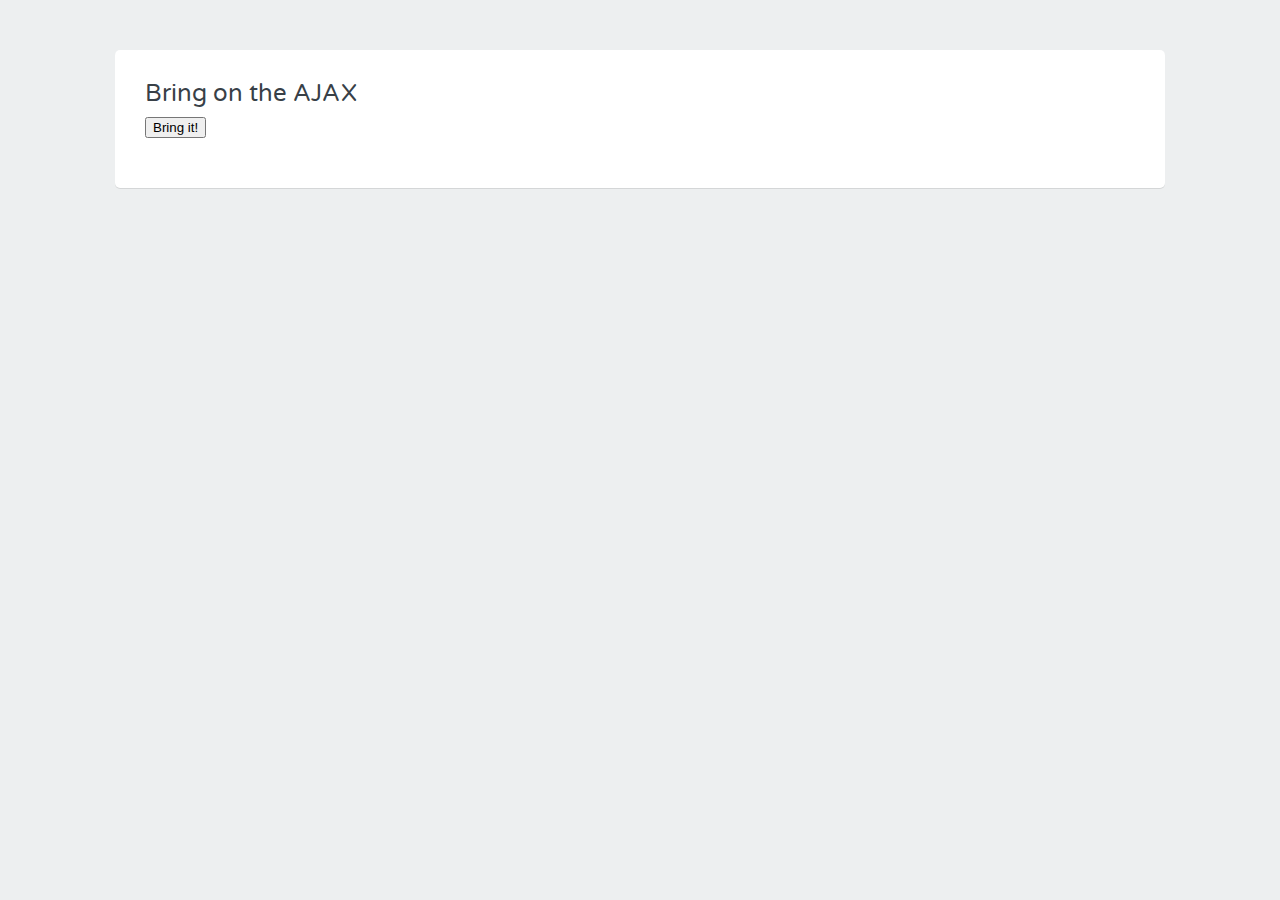
<file: AjaxBasics/index.html>
<!DOCTYPE html>
<html>
<head>
  <meta charset="utf-8">
  <link href='//fonts.googleapis.com/css?family=Varela+Round' rel='stylesheet' type='text/css'>
  <link rel="stylesheet" href="css/main.css">
  <title>AJAX with JavaScript</title>
  <script>
    var xhr = new XMLHttpRequest();
    xhr.onreadystatechange = function() {
      if (xhr.readyState === 4) {
        document.getElementById('ajax').innerHTML = xhr.responseText;
      }
    };
    xhr.open('GET', 'sidebar.html');
    function sendAJAX() {
      xhr.send();
      document.getElementById('load').style.display = 'none';
    }
  </script>
</head>
<body>
  <div class="grid-container centered">
    <div class="grid-100">
      <div class="contained">
        <div class="grid-100">
          <div class="heading">
            <h1>Bring on the AJAX</h1>
            <button id="load" onclick="sendAJAX()">Bring it!</button>
          </div>
          <div id="ajax">

          </div>
        </div>
      </div>
    </div>
  </div>
</body>
</html>
</file>
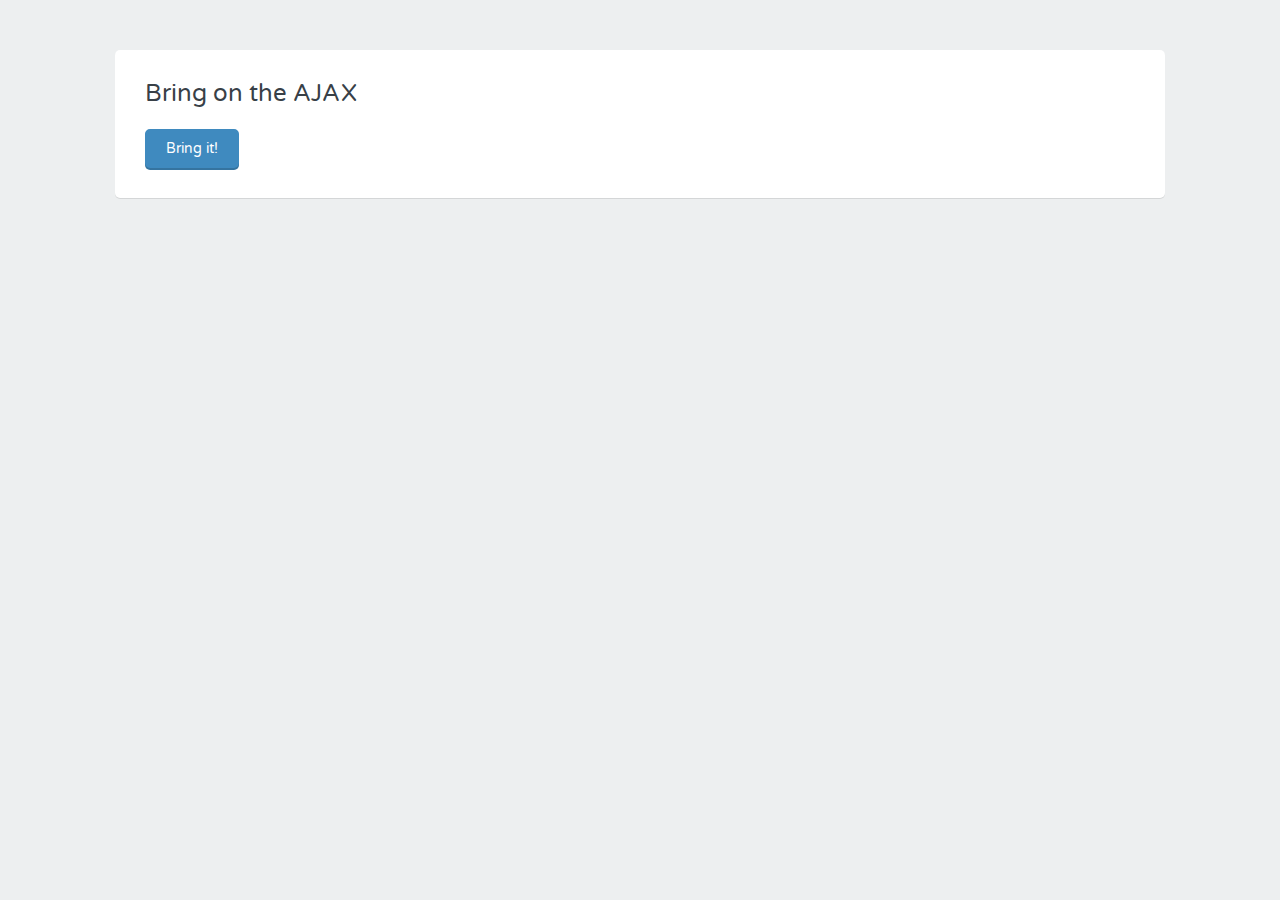
<file: AjaxBasicsJquery/index.html>
<!DOCTYPE html>
<html>
<head>
  <meta charset="utf-8">
  <title>AJAX with JavaScript</title>
  <link href='http://fonts.googleapis.com/css?family=Varela+Round' rel='stylesheet' type='text/css'>
  <link rel="stylesheet" href="css/main.css">
  <script src="http://code.jquery.com/jquery-1.11.0.min.js"></script>
  <script>
    
    // JavaScript AJAX Request
    //  var xhr = new XMLHttpRequest();
    //  xhr.onreadystatechange = function () {
    //    if (xhr.readyState === 4) {
    //      document.getElementById('ajax').innerHTML = xhr.responseText;
    //    }
    //  };
    //  xhr.open('GET', 'sidebar.html');
    //
    //  function sendAJAX() {
    //    xhr.send();
    //    document.getElementById('load').style.display = 'none';
    //  }
  
    // jQuery AJAX Request
    
    function sendAJAX() {
      $('#ajax').load('sidebar.html');
      $('#load').hide();
    }
    
  </script>
</head>
<body>
  <div class="grid-container centered">
    <div class="grid-100">
      <div class="contained">
        <div class="grid-100">
          <div class="heading">
            <h1>Bring on the AJAX</h1>
          </div>
          <button id="load" onclick="sendAJAX()" class="button">Bring it!</button>
          <div id="ajax">

          </div>
        </div>
      </div>
    </div>
  </div>
</body>
</html>
</file>
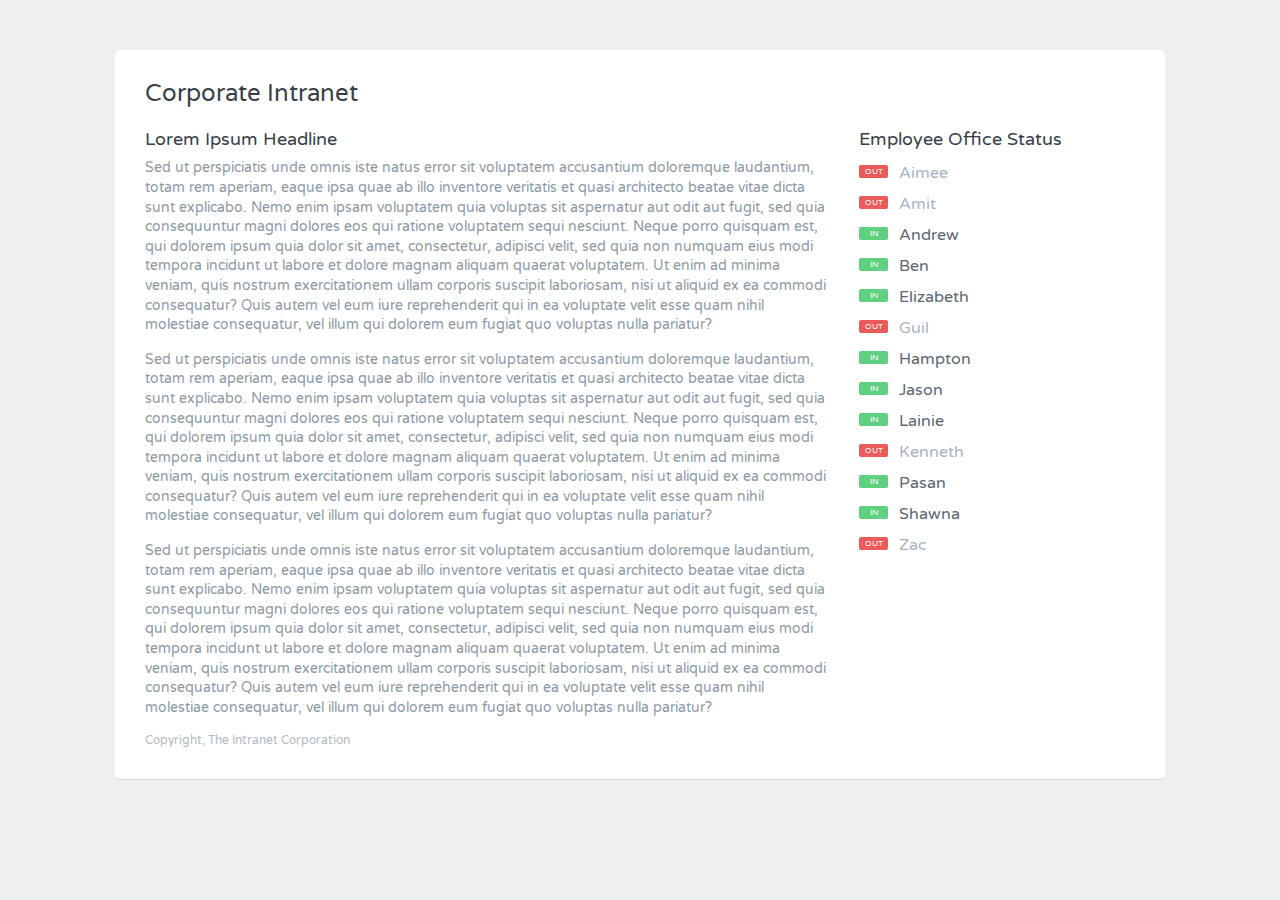
<file: AjaxEmployeeWidget/index.html>
<!DOCTYPE html>
<html>
<head>
  <meta charset="utf-8">
  <title>AJAX Office Status Widget</title>
  <link href='http://fonts.googleapis.com/css?family=Varela+Round' rel='stylesheet' type='text/css'>
  <link rel="stylesheet" href="css/main.css">
  <script src="js/widget.js"></script>
</head>
<body>
  <div class="grid-container centered">
    <div class="grid-100">
      <div class="contained">
        <div class="grid-100">
          <div class="heading">
            <h1>Corporate Intranet</h1>
          </div>
        </div>
        <section class="grid-70 main">
          <h2>Lorem Ipsum Headline</h2>
          <p>Sed ut perspiciatis unde omnis iste natus error sit voluptatem accusantium doloremque laudantium, totam rem aperiam, eaque ipsa quae ab illo inventore veritatis et quasi architecto beatae vitae dicta sunt explicabo. Nemo enim ipsam voluptatem quia voluptas sit aspernatur aut odit aut fugit, sed quia consequuntur magni dolores eos qui ratione voluptatem sequi nesciunt. Neque porro quisquam est, qui dolorem ipsum quia dolor sit amet, consectetur, adipisci velit, sed quia non numquam eius modi tempora incidunt ut labore et dolore magnam aliquam quaerat voluptatem. Ut enim ad minima veniam, quis nostrum exercitationem ullam corporis suscipit laboriosam, nisi ut aliquid ex ea commodi consequatur? Quis autem vel eum iure reprehenderit qui in ea voluptate velit esse quam nihil molestiae consequatur, vel illum qui dolorem eum fugiat quo voluptas nulla pariatur?</p>
          <p>Sed ut perspiciatis unde omnis iste natus error sit voluptatem accusantium doloremque laudantium, totam rem aperiam, eaque ipsa quae ab illo inventore veritatis et quasi architecto beatae vitae dicta sunt explicabo. Nemo enim ipsam voluptatem quia voluptas sit aspernatur aut odit aut fugit, sed quia consequuntur magni dolores eos qui ratione voluptatem sequi nesciunt. Neque porro quisquam est, qui dolorem ipsum quia dolor sit amet, consectetur, adipisci velit, sed quia non numquam eius modi tempora incidunt ut labore et dolore magnam aliquam quaerat voluptatem. Ut enim ad minima veniam, quis nostrum exercitationem ullam corporis suscipit laboriosam, nisi ut aliquid ex ea commodi consequatur? Quis autem vel eum iure reprehenderit qui in ea voluptate velit esse quam nihil molestiae consequatur, vel illum qui dolorem eum fugiat quo voluptas nulla pariatur?</p>
          <p>Sed ut perspiciatis unde omnis iste natus error sit voluptatem accusantium doloremque laudantium, totam rem aperiam, eaque ipsa quae ab illo inventore veritatis et quasi architecto beatae vitae dicta sunt explicabo. Nemo enim ipsam voluptatem quia voluptas sit aspernatur aut odit aut fugit, sed quia consequuntur magni dolores eos qui ratione voluptatem sequi nesciunt. Neque porro quisquam est, qui dolorem ipsum quia dolor sit amet, consectetur, adipisci velit, sed quia non numquam eius modi tempora incidunt ut labore et dolore magnam aliquam quaerat voluptatem. Ut enim ad minima veniam, quis nostrum exercitationem ullam corporis suscipit laboriosam, nisi ut aliquid ex ea commodi consequatur? Quis autem vel eum iure reprehenderit qui in ea voluptate velit esse quam nihil molestiae consequatur, vel illum qui dolorem eum fugiat quo voluptas nulla pariatur?</p>
        </section>
        <aside class="grid-30 list">
          <h2>Employee Office Status</h2>
          <div id="employeeList">

          </div>
        </aside>
        <footer class="grid-100">
          <p>Copyright, The Intranet Corporation</p>
        </footer>
      </div>
    </div>
  </div>
</body>
</html>
</file>
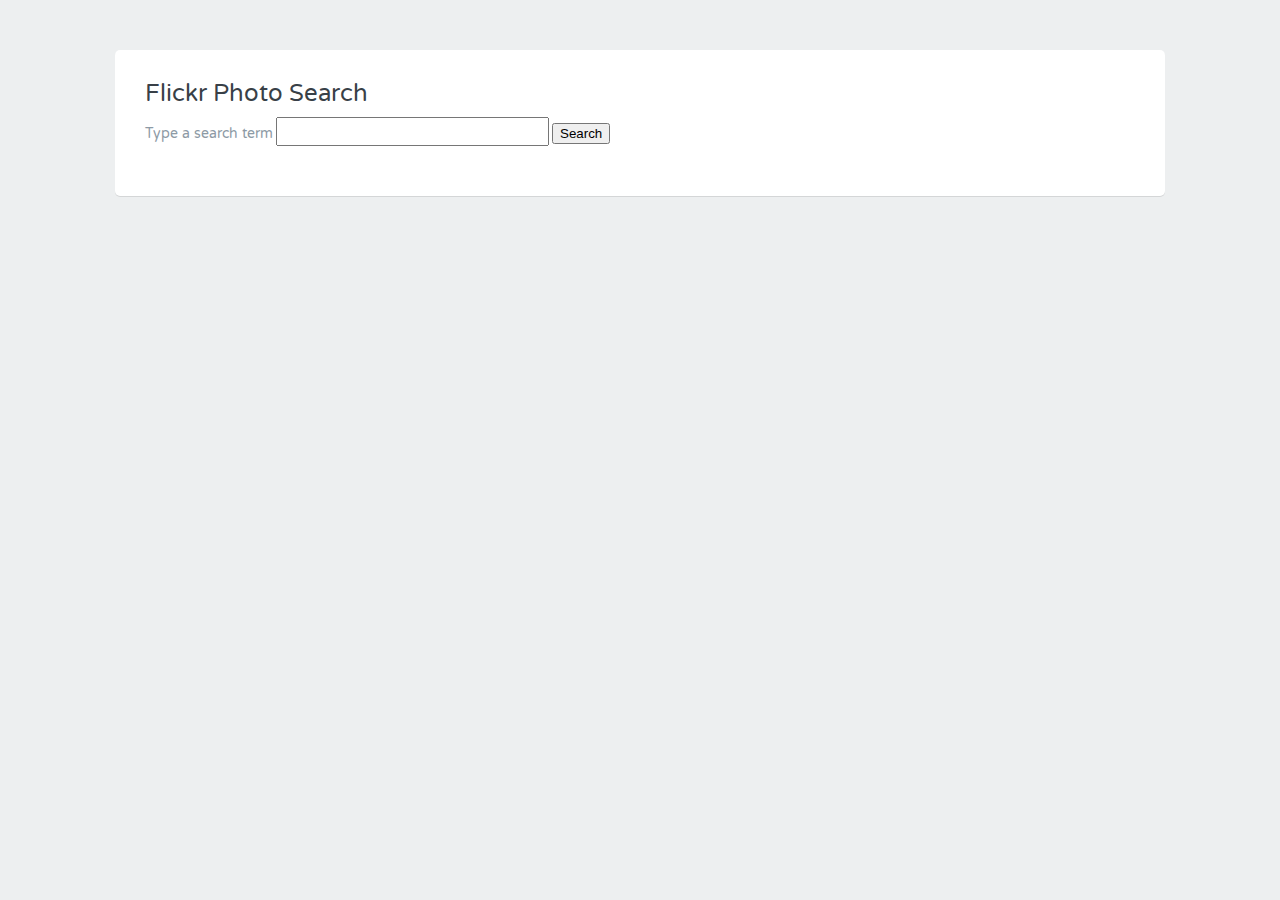
<file: AjaxFlickrAPIGallery/index.html>
<!DOCTYPE html>
<html>
<head>
  <meta charset="utf-8">
  <title>AJAX Flickr Photo Search</title>
  <link href='http://fonts.googleapis.com/css?family=Varela+Round' rel='stylesheet' type='text/css'>
  <link rel="stylesheet" href="css/main.css">
  <script src="http://code.jquery.com/jquery-1.11.0.min.js"></script>
  <script src="js/app.js"></script>
</head>
<body>
  <div class="grid-container centered">
    <div class="grid-100">
      <div class="contained">
        <div class="grid-100">
          <div class="heading">
            <h1>Flickr Photo Search</h1>
            <form>
              <label for="search">Type a search term</label>
              <input type="search" name="search" id="search">
              <input type="submit" value="Search" id="submit">
            </form>
            
          </div>
        </div>

        <ul id="photos">

        </ul>
      </div>
    </div>
  </div>
</body>
</html>
</file>
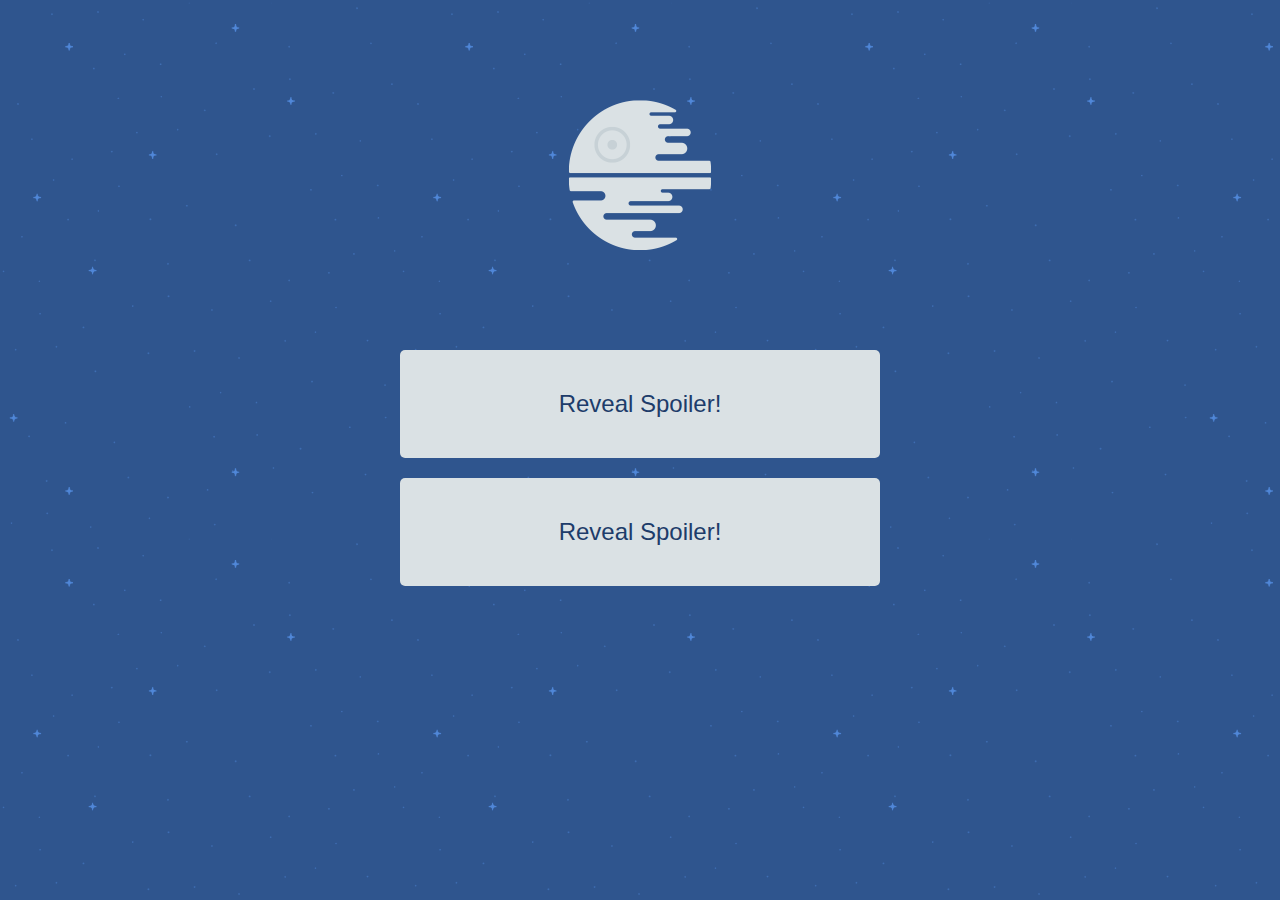
<file: JqueryBasics/index.html>
<!DOCTYPE html>
<html>
<head>
	<title>Star Wars Spoilers</title>
	<link rel="stylesheet" href="css/style.css" type="text/css" media="screen" title="no title" charset="utf-8">
</head>
<body>
	<img src="img/deathstar.png" />
	<p class="spoiler">
		<!--Spoiler:-->
		<span>Darth Vader is Luke Skywalker's Father! Noooooooooooo!</span>
	</p>
  <p class="spoiler">
		<!--Spoiler:-->
		<span>Luke and Leia are siblings! Ew!</span>
	</p>
	<script src="http://code.jquery.com/jquery-1.11.0.min.js" type="text/javascript" charset="utf-8"></script>
	<script src="js/app.js" type="text/javascript" charset="utf-8"></script>
</body>
</html>
</file>
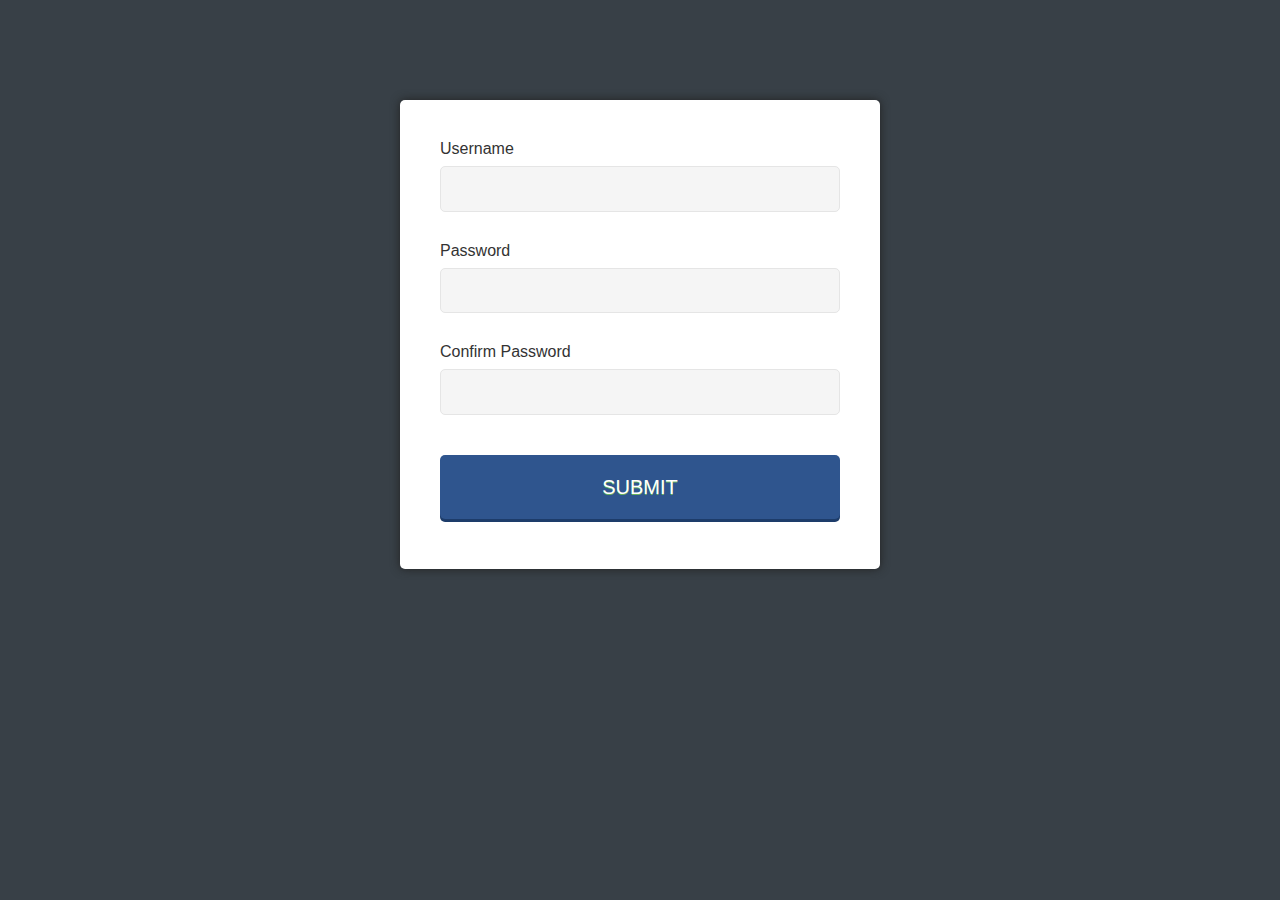
<file: JqueryFormValidation/index.html>
<!DOCTYPE html>
<html>
<head>
	<title>Sign Up Form</title>
	<link rel="stylesheet" href="css/style.css" type="text/css" media="screen" title="no title" charset="utf-8">
</head>
<body>

	<form action="#" method="post">
		<p>
			<label for="username">Username</label>
			<input id="username" name="username" type="text">
		</p>
		<p>
			<label for="password">Password</label>
			<input id="password" name="password" type="password">
			<span>Enter a password longer than 8 characters</span>
		</p>
		<p>
			<label for="confirm_password">Confirm Password</label>
			<input id="confirm_password" name="confirm_password" type="password">
			<span>Please confirm your password</span>
		</p>
		<p>
			<input id="submit" type="submit" value="SUBMIT">
		</p>
	</form>
	<script src="http://code.jquery.com/jquery-1.11.0.min.js" type="text/javascript" charset="utf-8"></script>
	<script src="js/app.js" type="text/javascript" charset="utf-8"></script>
</body>
</html>
</file>
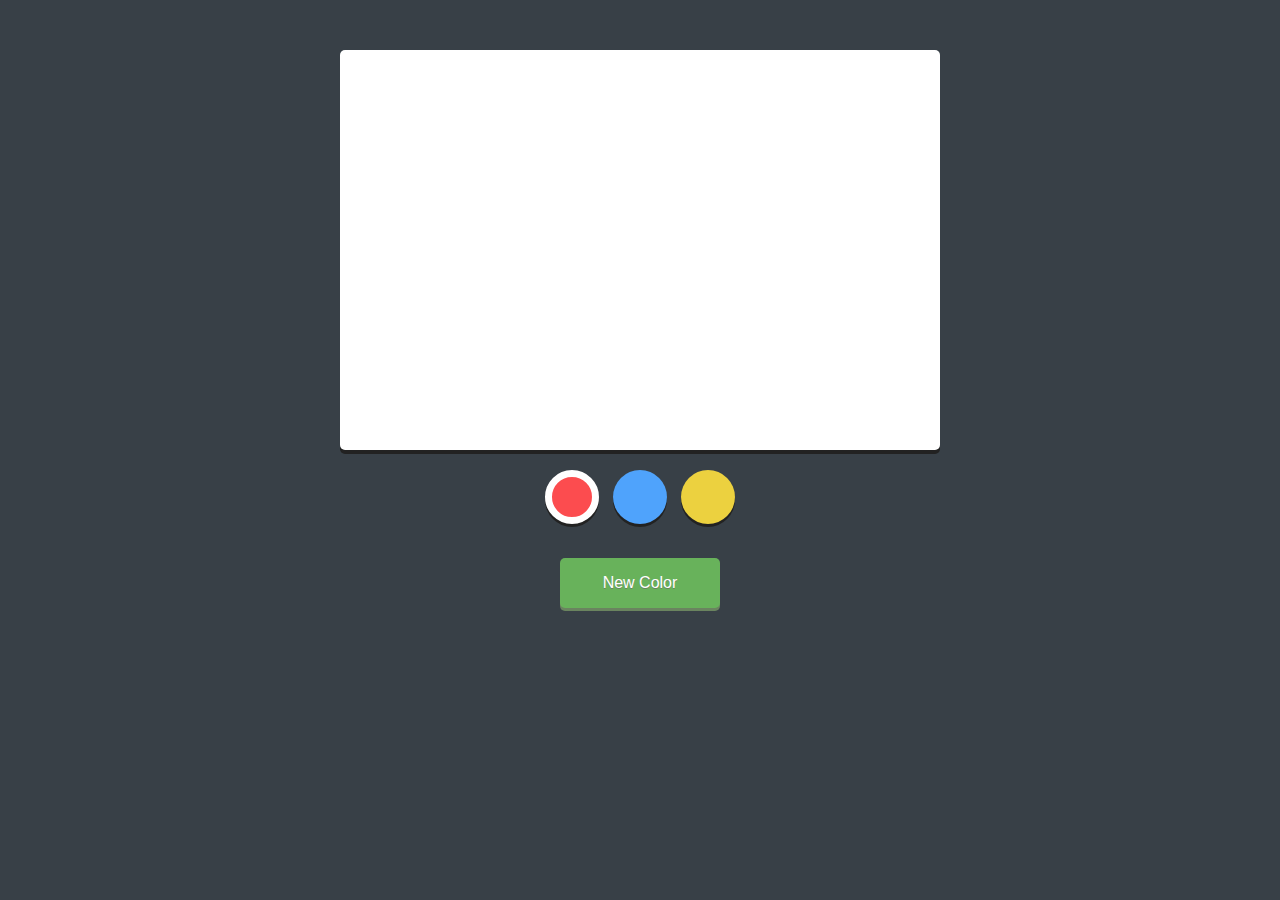
<file: JquerySimpleDrawingApp/index.html>
<!DOCTYPE html>
<html>
<head>
	<title>Simple Drawing Application</title>
	<link rel="stylesheet" href="css/style.css" type="text/css" media="screen" title="no title" charset="utf-8">
</head>
<body>
	<canvas	width="600" height="400"></canvas>
	<div class="controls">
		<ul>
			<li class="red selected"></li>
			<li class="blue"></li>
			<li class="yellow"></li>
		</ul>
		<button id="revealColorSelect">New Color</button>
		<div id="colorSelect">
			<span id="newColor"></span>
			<div class="sliders">
				<p>
					<label for="red">Red</label>
					<input id="red" name="red" type="range" min=0 max=255 value=0>
				</p>
				<p>
					<label for="green">Green</label>
					<input id="green" name="green" type="range" min=0 max=255 value=0>
				</p>
				<p>
					<label for="blue">Blue</label>
					<input id="blue" name="blue" type="range" min=0 max=255 value=0>
				</p>
			</div>
			<div>
			<button id="addNewColor">Add Color</button>
			</div>
		</div>
	</div>
	<script src="http://code.jquery.com/jquery-1.11.0.min.js" type="text/javascript" charset="utf-8"></script>
	<script src="js/app.js" type="text/javascript" charset="utf-8"></script>	
</body>
</html>
</file>
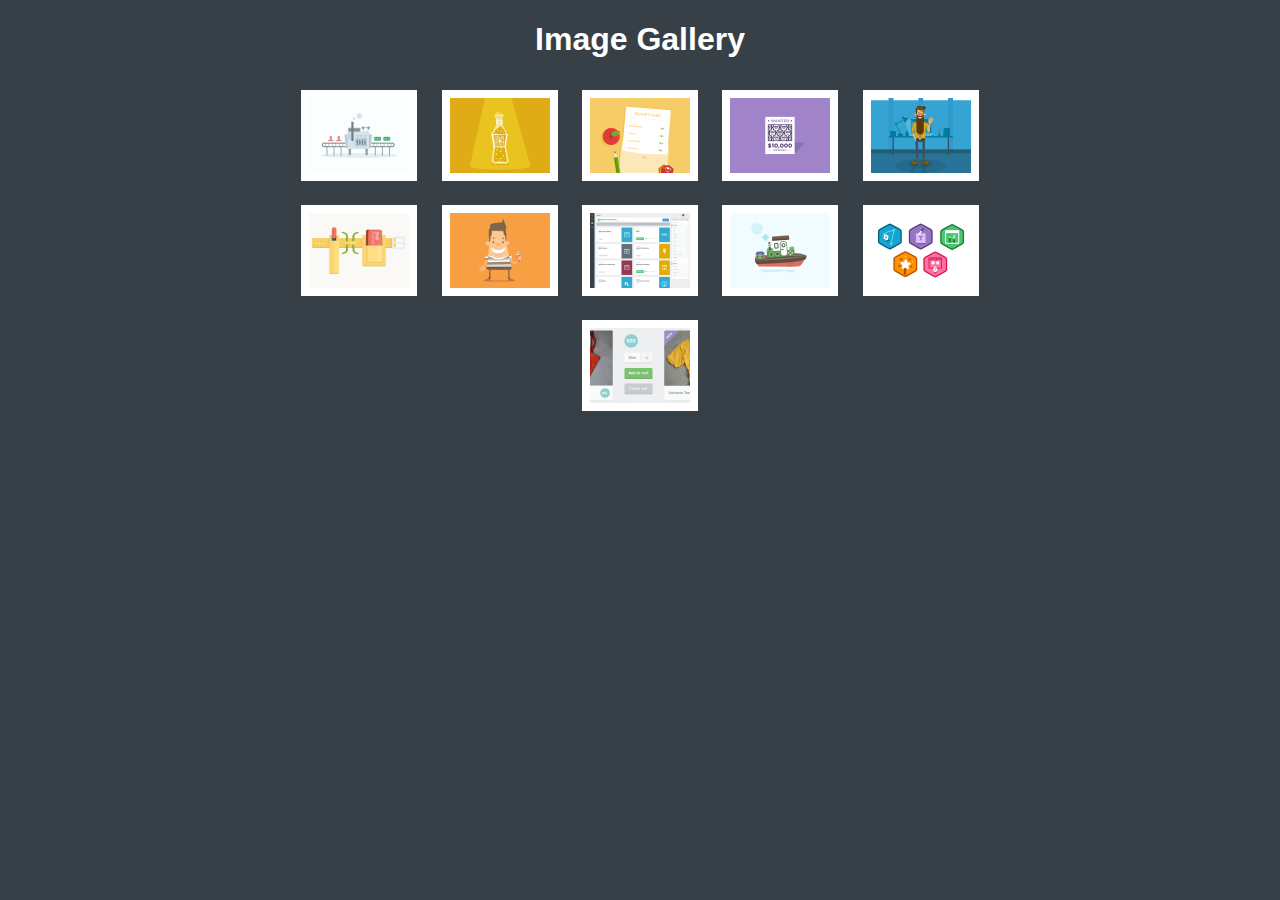
<file: JquerySimpleLighbox/index.html>
<!DOCTYPE html>
<html>
<head>
	<link rel="stylesheet" href="css/style.css" type="text/css" media="screen" title="no title" charset="utf-8">
	<title>Image Gallery</title>
</head>
<body>
	<h1>Image Gallery</h1>
	<ul id="imageGallery">
		<li><a href="images/refferal_machine.png"><img src="images/refferal_machine.png" width="100" alt="Refferal Machine By Matthew Spiel"></a></li>
		<li><a href="images/space-juice.png"><img src="images/space-juice.png" width="100" alt="Space Juice by Mat Helme"></a></li>
		<li><a href="images/education.png"><img src="images/education.png" width="100" alt="Education by Chris Michel"></a></li>
		<li><a href="images/copy_mcrepeatsalot.png"><img src="images/copy_mcrepeatsalot.png" width="100" alt="Wanted: Copy McRepeatsalot by Chris Michel"></a></li>
		<li><a href="images/sebastian.png"><img src="images/sebastian.png" width="100" alt="Sebastian by Mat Helme"></a></li>
		<li><a href="images/skill-polish.png"><img src="images/skill-polish.png" width="100" alt="Skill Polish by Chris Michel"></a></li>
		<li><a href="images/chuck.png"><img src="images/chuck.png" width="100" alt="Chuck by Mat Helme"></a></li>
		<li><a href="images/library.png"><img src="images/library.png" width="100" alt="Library by Tyson Rosage"></a></li>
		<li><a href="images/boat.png"><img src="images/boat.png" width="100" alt="Boat by Griffin Moore"></a></li>
		<li><a href="images/illustrator_foundations.png"><img src="images/illustrator_foundations.png" width="100" alt="Illustrator Foundations by Matthew Spiel"></a></li>
		<li><a href="images/treehouse_shop.jpg"><img src="images/treehouse_shop.jpg" width="100" alt="Treehouse Shop by Eric Smith"></a></li>
	</ul>
	<script src="http://code.jquery.com/jquery-1.11.0.min.js" type="text/javascript" charset="utf-8"></script>
	<script src="js/app.js" type="text/javascript" charset="utf-8"></script>
	
</body>
</html>
</file>
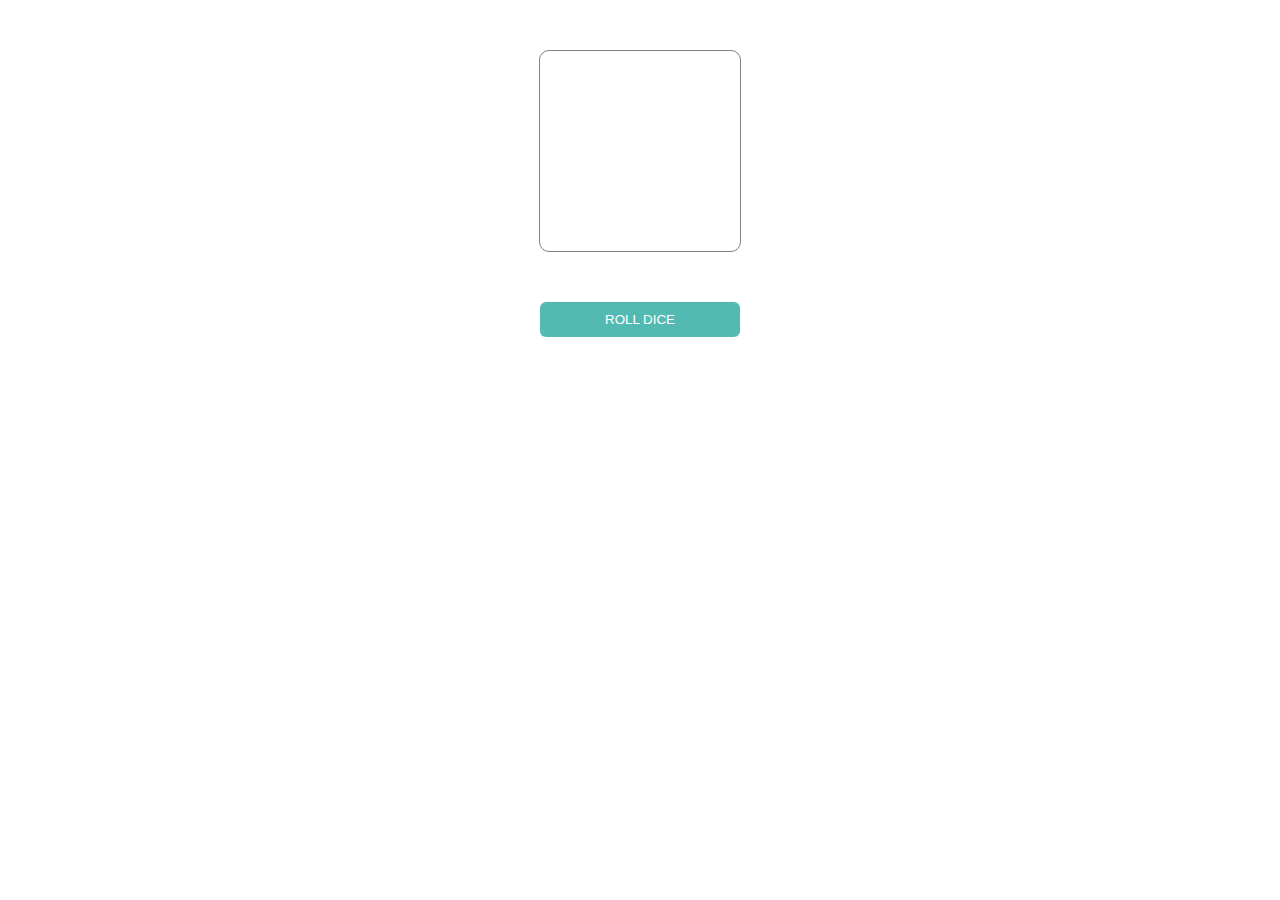
<file: OOPDiceRoll/index.html>
<html>
<head>
    <title>Dice Simulator 2015</title>
    <link rel="stylesheet" href="style.css">
</head>  
<body>
  <p id="placeholder">
  
  </p>
  <button id="button">Roll Dice</button>
  <script src="dice.js"></script>
  <script src="ui.js"></script>
</body>
</html>
</file>
<file: AjaxBasics/css/main.css>
@charset "UTF-8";

.grid-container:before,
.grid-container:after {
  content: ".";
  display: block;
  overflow: hidden;
  visibility: hidden;
  font-size: 0;
  line-height: 0;
  width: 0;
  height: 0;
}

.grid-container:after {
  clear: both;
}

.grid-container {
  max-width: 1080px;
  position: relative;
}

.grid-100 {
  -webkit-box-sizing: border-box;
  -moz-box-sizing: border-box;
  box-sizing: border-box;
  padding-left: 15px;
  padding-right: 15px;
}

body {
  min-width: 320px;
}

@media screen {
  .grid-container:before,
  .grid-container:after {
    content: ".";
    display: block;
    overflow: hidden;
    visibility: hidden;
    font-size: 0;
    line-height: 0;
    width: 0;
    height: 0;
  }

  .grid-container:after {
    clear: both;
  }

  .grid-container {
    max-width: 1080px;
    position: relative;
  }

  .grid-100 {
    -webkit-box-sizing: border-box;
    -moz-box-sizing: border-box;
    box-sizing: border-box;
    padding-left: 15px;
    padding-right: 15px;
  }

  body {
    min-width: 320px;
  }
}

@media screen and (min-width: 1080px) {
  .grid-container:before,
  .grid-100:before,
  .grid-container:after,
  .grid-100:after {
    content: ".";
    display: block;
    overflow: hidden;
    visibility: hidden;
    font-size: 0;
    line-height: 0;
    width: 0;
    height: 0;
  }

  .grid-container:after,
  .grid-100:after {
    clear: both;
  }

  .grid-container {
    max-width: 1080px;
    position: relative;
  }

  .grid-100 {
    -webkit-box-sizing: border-box;
    -moz-box-sizing: border-box;
    box-sizing: border-box;
    padding-left: 15px;
    padding-right: 15px;
  }

  .grid-100 {
    clear: both;
    width: 100%;
  }
}

@media screen and (max-width: 400px) {
  @-ms-viewport {
    width: 320px;
  }
}

@media screen and (max-width: 680px) {
  .grid-container:before,
  .grid-container:after {
    content: ".";
    display: block;
    overflow: hidden;
    visibility: hidden;
    font-size: 0;
    line-height: 0;
    width: 0;
    height: 0;
  }

  .grid-container:after {
    clear: both;
  }

  .grid-container {
    max-width: 1080px;
    position: relative;
  }

  .grid-100 {
    -webkit-box-sizing: border-box;
    -moz-box-sizing: border-box;
    box-sizing: border-box;
    padding-left: 15px;
    padding-right: 15px;
  }
}

@media screen and (min-width: 680px) and (max-width: 1080px) {
  .grid-container:before,
  .grid-container:after {
    content: ".";
    display: block;
    overflow: hidden;
    visibility: hidden;
    font-size: 0;
    line-height: 0;
    width: 0;
    height: 0;
  }

  .grid-container:after {
    clear: both;
  }

  .grid-container {
    max-width: 1080px;
    position: relative;
  }

  .grid-100 {
    -webkit-box-sizing: border-box;
    -moz-box-sizing: border-box;
    box-sizing: border-box;
    padding-left: 15px;
    padding-right: 15px;
  }
}

.grid-container:before,
.grid-container:after {
  content: ".";
  display: block;
  overflow: hidden;
  visibility: hidden;
  font-size: 0;
  line-height: 0;
  width: 0;
  height: 0;
}

.grid-container:after {
  clear: both;
}

.grid-container {
  max-width: 1080px;
  position: relative;
}

.grid-100 {
  -webkit-box-sizing: border-box;
  -moz-box-sizing: border-box;
  box-sizing: border-box;
  padding-left: 15px;
  padding-right: 15px;
}

html,
body,
div,
h1,
h2,
p,
ul,
section {
  margin: 0;
  padding: 0;
  border: 0;
  font: inherit;
  font-size: 100%;
  vertical-align: baseline;
}

html {
  line-height: 1;
}

ul {
  list-style: none;
}

section {
  display: block;
}

body {
  background: #edeff0;
  padding: 50px 0 0;
  font-family: "Varela Round", "Helvetica Neue", Helvetica, Arial, sans-serif;
  font-size: 62.5%;
}

.centered {
  margin: 0 auto;
}

.contained {
  background: white;
  padding: 30px 15px;
  margin-bottom: 30px;
  position: relative;
  overflow: hidden;
  -webkit-border-radius: 5px;
  -moz-border-radius: 5px;
  -ms-border-radius: 5px;
  -o-border-radius: 5px;
  border-radius: 5px;
  -webkit-box-shadow: 0 1px 0 0 rgba(0, 0, 0, 0.1);
  -moz-box-shadow: 0 1px 0 0 rgba(0, 0, 0, 0.1);
  box-shadow: 0 1px 0 0 rgba(0, 0, 0, 0.1);
}

.heading {
  margin-bottom: 20px;
}

h1,
h2 {
  font-size: 2.4em;
  font-weight: 500;
  margin-bottom: 8px;
  color: #384047;
  line-height: 1.2;
}

h2 {
  font-size: 1.8em;
}

p {
  color: #8d9aa5;
  font-size: 1.4em;
  margin-bottom: 15px;
  line-height: 1.4;
}

.button {
  background: #3f8abf;
  padding: 8px 18px;
  font-family: "Varela Round", "Helvetica Neue", Helvetica, Arial, sans-serif;
  font-size: 1.4em;
  color: white;
  font-weight: 500;
  border: 3px solid #3f8abf;
  outline: none;
  cursor: pointer;
  display: -moz-inline-stack;
  display: inline-block;
  vertical-align: middle;
  *vertical-align: auto;
  zoom: 1;
  *display: inline;
  -webkit-border-radius: 5px;
  -moz-border-radius: 5px;
  -ms-border-radius: 5px;
  -o-border-radius: 5px;
  border-radius: 5px;
  -webkit-box-shadow: 0 2px 0 0 #3574a0;
  -moz-box-shadow: 0 2px 0 0 #3574a0;
  box-shadow: 0 2px 0 0 #3574a0;
  -webkit-transition: 0.3s;
  -moz-transition: 0.3s;
  -o-transition: 0.3s;
  transition: 0.3s;
}

.button:hover {
  background: #397cac;
  border-color: #397cac;
  -webkit-box-shadow: 0 2px 0 0 #2c6085;
  -moz-box-shadow: 0 2px 0 0 #2c6085;
  box-shadow: 0 2px 0 0 #2c6085;
}

.response {
  padding: 30px;
  background: #fbfbfc;
  border: 1px solid #e2e5e8;
  -webkit-border-radius: 5px;
  -moz-border-radius: 5px;
  -ms-border-radius: 5px;
  -o-border-radius: 5px;
  border-radius: 5px;
}

.response p {
  margin: 0;
}
</file>
<file: AjaxBasicsJquery/css/main.css>
@charset "UTF-8";

.grid-container:before,
.grid-container:after {
  content: ".";
  display: block;
  overflow: hidden;
  visibility: hidden;
  font-size: 0;
  line-height: 0;
  width: 0;
  height: 0;
}

.grid-container:after {
  clear: both;
}

.grid-container {
  max-width: 1080px;
  position: relative;
}

.grid-100 {
  -webkit-box-sizing: border-box;
  -moz-box-sizing: border-box;
  box-sizing: border-box;
  padding-left: 15px;
  padding-right: 15px;
}

body {
  min-width: 320px;
}

@media screen {
  .grid-container:before,
  .grid-container:after {
    content: ".";
    display: block;
    overflow: hidden;
    visibility: hidden;
    font-size: 0;
    line-height: 0;
    width: 0;
    height: 0;
  }

  .grid-container:after {
    clear: both;
  }

  .grid-container {
    max-width: 1080px;
    position: relative;
  }

  .grid-100 {
    -webkit-box-sizing: border-box;
    -moz-box-sizing: border-box;
    box-sizing: border-box;
    padding-left: 15px;
    padding-right: 15px;
  }

  body {
    min-width: 320px;
  }
}

@media screen and (min-width: 1080px) {
  .grid-container:before,
  .grid-100:before,
  .grid-container:after,
  .grid-100:after {
    content: ".";
    display: block;
    overflow: hidden;
    visibility: hidden;
    font-size: 0;
    line-height: 0;
    width: 0;
    height: 0;
  }

  .grid-container:after,
  .grid-100:after {
    clear: both;
  }

  .grid-container {
    max-width: 1080px;
    position: relative;
  }

  .grid-100 {
    -webkit-box-sizing: border-box;
    -moz-box-sizing: border-box;
    box-sizing: border-box;
    padding-left: 15px;
    padding-right: 15px;
  }

  .grid-100 {
    clear: both;
    width: 100%;
  }
}

@media screen and (max-width: 400px) {
  @-ms-viewport {
    width: 320px;
  }
}

@media screen and (max-width: 680px) {
  .grid-container:before,
  .grid-container:after {
    content: ".";
    display: block;
    overflow: hidden;
    visibility: hidden;
    font-size: 0;
    line-height: 0;
    width: 0;
    height: 0;
  }

  .grid-container:after {
    clear: both;
  }

  .grid-container {
    max-width: 1080px;
    position: relative;
  }

  .grid-100 {
    -webkit-box-sizing: border-box;
    -moz-box-sizing: border-box;
    box-sizing: border-box;
    padding-left: 15px;
    padding-right: 15px;
  }
}

@media screen and (min-width: 680px) and (max-width: 1080px) {
  .grid-container:before,
  .grid-container:after {
    content: ".";
    display: block;
    overflow: hidden;
    visibility: hidden;
    font-size: 0;
    line-height: 0;
    width: 0;
    height: 0;
  }

  .grid-container:after {
    clear: both;
  }

  .grid-container {
    max-width: 1080px;
    position: relative;
  }

  .grid-100 {
    -webkit-box-sizing: border-box;
    -moz-box-sizing: border-box;
    box-sizing: border-box;
    padding-left: 15px;
    padding-right: 15px;
  }
}

.grid-container:before,
.grid-container:after {
  content: ".";
  display: block;
  overflow: hidden;
  visibility: hidden;
  font-size: 0;
  line-height: 0;
  width: 0;
  height: 0;
}

.grid-container:after {
  clear: both;
}

.grid-container {
  max-width: 1080px;
  position: relative;
}

.grid-100 {
  -webkit-box-sizing: border-box;
  -moz-box-sizing: border-box;
  box-sizing: border-box;
  padding-left: 15px;
  padding-right: 15px;
}

html,
body,
div,
h1,
h2,
p,
ul,
section {
  margin: 0;
  padding: 0;
  border: 0;
  font: inherit;
  font-size: 100%;
  vertical-align: baseline;
}

html {
  line-height: 1;
}

ul {
  list-style: none;
}

section {
  display: block;
}

body {
  background: #edeff0;
  padding: 50px 0 0;
  font-family: "Varela Round", "Helvetica Neue", Helvetica, Arial, sans-serif;
  font-size: 62.5%;
}

.centered {
  margin: 0 auto;
}

.contained {
  background: white;
  padding: 30px 15px;
  margin-bottom: 30px;
  position: relative;
  overflow: hidden;
  -webkit-border-radius: 5px;
  -moz-border-radius: 5px;
  -ms-border-radius: 5px;
  -o-border-radius: 5px;
  border-radius: 5px;
  -webkit-box-shadow: 0 1px 0 0 rgba(0, 0, 0, 0.1);
  -moz-box-shadow: 0 1px 0 0 rgba(0, 0, 0, 0.1);
  box-shadow: 0 1px 0 0 rgba(0, 0, 0, 0.1);
}

.heading {
  margin-bottom: 20px;
}

h1,
h2 {
  font-size: 2.4em;
  font-weight: 500;
  margin-bottom: 8px;
  color: #384047;
  line-height: 1.2;
}

h2 {
  font-size: 1.8em;
}

p {
  color: #8d9aa5;
  font-size: 1.4em;
  margin-bottom: 15px;
  line-height: 1.4;
}

.button {
  background: #3f8abf;
  padding: 8px 18px;
  font-family: "Varela Round", "Helvetica Neue", Helvetica, Arial, sans-serif;
  font-size: 1.4em;
  color: white;
  font-weight: 500;
  border: 3px solid #3f8abf;
  outline: none;
  cursor: pointer;
  display: -moz-inline-stack;
  display: inline-block;
  vertical-align: middle;
  *vertical-align: auto;
  zoom: 1;
  *display: inline;
  -webkit-border-radius: 5px;
  -moz-border-radius: 5px;
  -ms-border-radius: 5px;
  -o-border-radius: 5px;
  border-radius: 5px;
  -webkit-box-shadow: 0 2px 0 0 #3574a0;
  -moz-box-shadow: 0 2px 0 0 #3574a0;
  box-shadow: 0 2px 0 0 #3574a0;
  -webkit-transition: 0.3s;
  -moz-transition: 0.3s;
  -o-transition: 0.3s;
  transition: 0.3s;
}

.button:hover {
  background: #397cac;
  border-color: #397cac;
  -webkit-box-shadow: 0 2px 0 0 #2c6085;
  -moz-box-shadow: 0 2px 0 0 #2c6085;
  box-shadow: 0 2px 0 0 #2c6085;
}

.response {
  padding: 30px;
  background: #fbfbfc;
  border: 1px solid #e2e5e8;
  -webkit-border-radius: 5px;
  -moz-border-radius: 5px;
  -ms-border-radius: 5px;
  -o-border-radius: 5px;
  border-radius: 5px;
}

.response p {
  margin: 0;
}
</file>
<file: AjaxEmployeeWidget/css/main.css>
@charset "UTF-8";

.grid-container:before,
.grid-container:after {
  content: ".";
  display: block;
  overflow: hidden;
  visibility: hidden;
  font-size: 0;
  line-height: 0;
  width: 0;
  height: 0;
}

.grid-container:after {
  clear: both;
}

.grid-container {
  max-width: 1080px;
  position: relative;
}

.grid-30,
.grid-70,
.grid-100 {
  -webkit-box-sizing: border-box;
  -moz-box-sizing: border-box;
  box-sizing: border-box;
  padding-left: 15px;
  padding-right: 15px;
}

body {
  min-width: 320px;
}

@media screen {
  .grid-container:before,
  .grid-container:after {
    content: ".";
    display: block;
    overflow: hidden;
    visibility: hidden;
    font-size: 0;
    line-height: 0;
    width: 0;
    height: 0;
  }

  .grid-container:after {
    clear: both;
  }

  .grid-container {
    max-width: 1080px;
    position: relative;
  }

  .grid-30,
  .grid-70,
  .grid-100 {
    -webkit-box-sizing: border-box;
    -moz-box-sizing: border-box;
    box-sizing: border-box;
    padding-left: 15px;
    padding-right: 15px;
  }

  body {
    min-width: 320px;
  }
}

@media screen and (min-width: 1080px) {
  .grid-container:before,
  .grid-100:before,
  .grid-container:after,
  .grid-100:after {
    content: ".";
    display: block;
    overflow: hidden;
    visibility: hidden;
    font-size: 0;
    line-height: 0;
    width: 0;
    height: 0;
  }

  .grid-container:after,
  .grid-100:after {
    clear: both;
  }

  .grid-container {
    max-width: 1080px;
    position: relative;
  }

  .grid-30,
  .grid-70,
  .grid-100 {
    -webkit-box-sizing: border-box;
    -moz-box-sizing: border-box;
    box-sizing: border-box;
    padding-left: 15px;
    padding-right: 15px;
  }

  .grid-30 {
    float: left;
    width: 30%;
  }

  .grid-70 {
    float: left;
    width: 70%;
  }

  .grid-100 {
    clear: both;
    width: 100%;
  }
}

@media screen and (max-width: 400px) {
  @-ms-viewport {
    width: 320px;
  }
}

@media screen and (max-width: 680px) {
  .grid-container:before,
  .grid-container:after {
    content: ".";
    display: block;
    overflow: hidden;
    visibility: hidden;
    font-size: 0;
    line-height: 0;
    width: 0;
    height: 0;
  }

  .grid-container:after {
    clear: both;
  }

  .grid-container {
    max-width: 1080px;
    position: relative;
  }

  .grid-30,
  .grid-70,
  .grid-100 {
    -webkit-box-sizing: border-box;
    -moz-box-sizing: border-box;
    box-sizing: border-box;
    padding-left: 15px;
    padding-right: 15px;
  }
}

@media screen and (min-width: 680px) and (max-width: 1080px) {
  .grid-container:before,
  .grid-container:after {
    content: ".";
    display: block;
    overflow: hidden;
    visibility: hidden;
    font-size: 0;
    line-height: 0;
    width: 0;
    height: 0;
  }

  .grid-container:after {
    clear: both;
  }

  .grid-container {
    max-width: 1080px;
    position: relative;
  }

  .grid-30,
  .grid-70,
  .grid-100 {
    -webkit-box-sizing: border-box;
    -moz-box-sizing: border-box;
    box-sizing: border-box;
    padding-left: 15px;
    padding-right: 15px;
  }
}

.grid-container:before,
.grid-container:after {
  content: ".";
  display: block;
  overflow: hidden;
  visibility: hidden;
  font-size: 0;
  line-height: 0;
  width: 0;
  height: 0;
}

.grid-container:after {
  clear: both;
}

.grid-container {
  max-width: 1080px;
  position: relative;
}

.grid-30,
.grid-70,
.grid-100 {
  -webkit-box-sizing: border-box;
  -moz-box-sizing: border-box;
  box-sizing: border-box;
  padding-left: 15px;
  padding-right: 15px;
}

html,
body,
div,
h1,
h2,
p,
ul,
li,
aside,
footer,
section {
  margin: 0;
  padding: 0;
  border: 0;
  font: inherit;
  font-size: 100%;
  vertical-align: baseline;
}

html {
  line-height: 1;
}

ul {
  list-style: none;
}

aside,
footer,
section {
  display: block;
}

body {
  background: #edeff0;
  padding: 50px 0 0;
  font-family: "Varela Round", "Helvetica Neue", Helvetica, Arial, sans-serif;
  font-size: 62.5%;
}

.centered {
  margin: 0 auto;
}

.contained {
  background: white;
  padding: 30px 15px;
  margin-bottom: 30px;
  position: relative;
  overflow: hidden;
  -webkit-border-radius: 5px;
  -moz-border-radius: 5px;
  -ms-border-radius: 5px;
  -o-border-radius: 5px;
  border-radius: 5px;
  -webkit-box-shadow: 0 1px 0 0 rgba(0, 0, 0, 0.1);
  -moz-box-shadow: 0 1px 0 0 rgba(0, 0, 0, 0.1);
  box-shadow: 0 1px 0 0 rgba(0, 0, 0, 0.1);
}

.heading {
  margin-bottom: 20px;
}

h1,
h2 {
  font-size: 2.4em;
  font-weight: 500;
  margin-bottom: 8px;
  color: #384047;
  line-height: 1.2;
}

h2 {
  font-size: 1.8em;
}

aside h2 {
  margin-bottom: 15px;
}

p {
  color: #8d9aa5;
  font-size: 1.4em;
  margin-bottom: 15px;
  line-height: 1.4;
}

ul li {
  margin: 15px 0 0;
  font-size: 1.6em;
  color: #8d9aa5;
  position: relative;
}

ul.bulleted li {
  padding-left: 40px;
}

ul.bulleted li:before {
  position: absolute;
  top: 0;
  left: 0;
  color: white;
  font-size: .5em;
  padding: 3px 2px 2px;
  border-radius: 2px;
  text-align: center;
  width: 25px;
}

ul.bulleted .in {
  color: #5A6772;
}

ul.bulleted .in:before {
  content: "IN";
  background-color: #5fcf80;
}

ul.bulleted .out {
  color: #A7B4BF;
}

ul.bulleted .out:before {
  content: "OUT";
  background-color: #ed5a5a;
}

footer p {
  color: #b2bac2;
  font-size: 1.15em;
  margin: 0;
}
</file>
<file: AjaxFlickrAPIGallery/css/main.css>
@charset "UTF-8";
.clear {
  clear: both;
  display: block;
  overflow: hidden;
  visibility: hidden;
  width: 0;
  height: 0;
}

.grid-container:before, .clearfix:before,
.grid-container:after,
.clearfix:after {
  content: ".";
  display: block;
  overflow: hidden;
  visibility: hidden;
  font-size: 0;
  line-height: 0;
  width: 0;
  height: 0;
}

.grid-container:after, .clearfix:after {
  clear: both;
}


.grid-container {
  max-width: 1080px;
  position: relative;
}

.grid-5, .mobile-grid-5, .grid-10, .mobile-grid-10, .grid-15, .mobile-grid-15, .grid-20, .mobile-grid-20, .grid-25, .mobile-grid-25, .grid-30, .mobile-grid-30, .grid-35, .mobile-grid-35, .grid-40, .mobile-grid-40, .grid-45, .mobile-grid-45, .grid-50, .mobile-grid-50, .grid-55, .mobile-grid-55, .grid-60, .mobile-grid-60, .grid-65, .mobile-grid-65, .grid-70, .mobile-grid-70, .grid-75, .mobile-grid-75, .grid-80, .mobile-grid-80, .grid-85, .mobile-grid-85, .grid-90, .mobile-grid-90, .grid-95, .mobile-grid-95, .grid-100, .mobile-grid-100, .grid-33, .mobile-grid-33, .grid-66, .mobile-grid-66 {
  -webkit-box-sizing: border-box;
  -moz-box-sizing: border-box;
  box-sizing: border-box;
  padding-left: 15px;
  padding-right: 15px;
}


.grid-parent {
  padding-left: 0;
  padding-right: 0;
}

body {
  min-width: 320px;
}

@media screen {
  .clear {
    clear: both;
    display: block;
    overflow: hidden;
    visibility: hidden;
    width: 0;
    height: 0;
  }

  .grid-container:before, .clearfix:before,
  .grid-container:after,
  .clearfix:after {
    content: ".";
    display: block;
    overflow: hidden;
    visibility: hidden;
    font-size: 0;
    line-height: 0;
    width: 0;
    height: 0;
  }

  .grid-container:after, .clearfix:after {
    clear: both;
  }


  .grid-container {
    max-width: 1080px;
    position: relative;
  }

  .grid-5, .mobile-grid-5, .grid-10, .mobile-grid-10, .grid-15, .mobile-grid-15, .grid-20, .mobile-grid-20, .grid-25, .mobile-grid-25, .grid-30, .mobile-grid-30, .grid-35, .mobile-grid-35, .grid-40, .mobile-grid-40, .grid-45, .mobile-grid-45, .grid-50, .mobile-grid-50, .grid-55, .mobile-grid-55, .grid-60, .mobile-grid-60, .grid-65, .mobile-grid-65, .grid-70, .mobile-grid-70, .grid-75, .mobile-grid-75, .grid-80, .mobile-grid-80, .grid-85, .mobile-grid-85, .grid-90, .mobile-grid-90, .grid-95, .mobile-grid-95, .grid-100, .mobile-grid-100, .grid-33, .mobile-grid-33, .grid-66, .mobile-grid-66, .tablet-grid-5, .tablet-grid-10, .tablet-grid-15, .tablet-grid-20, .tablet-grid-25, .tablet-grid-30, .tablet-grid-35, .tablet-grid-40, .tablet-grid-45, .tablet-grid-50, .tablet-grid-55, .tablet-grid-60, .tablet-grid-65, .tablet-grid-70, .tablet-grid-75, .tablet-grid-80, .tablet-grid-85, .tablet-grid-90, .tablet-grid-95, .tablet-grid-100, .tablet-grid-33, .tablet-grid-66 {
    -webkit-box-sizing: border-box;
    -moz-box-sizing: border-box;
    box-sizing: border-box;
    padding-left: 15px;
    padding-right: 15px;
  }
  .grid-parent {
    padding-left: 0;
    padding-right: 0;
  }

  body {
    min-width: 320px;
  }
}
@media screen and (min-width: 1080px) {
  .clear {
    clear: both;
    display: block;
    overflow: hidden;
    visibility: hidden;
    width: 0;
    height: 0;
  }

  .grid-container:before, .grid-100:before, .clearfix:before,
  .grid-container:after,
  .grid-100:after,
  .clearfix:after {
    content: ".";
    display: block;
    overflow: hidden;
    visibility: hidden;
    font-size: 0;
    line-height: 0;
    width: 0;
    height: 0;
  }

  .grid-container:after, .grid-100:after, .clearfix:after {
    clear: both;
  }


  .grid-container {
    max-width: 1080px;
    position: relative;
  }

  .grid-5, .mobile-grid-5, .grid-10, .mobile-grid-10, .grid-15, .mobile-grid-15, .grid-20, .mobile-grid-20, .grid-25, .mobile-grid-25, .grid-30, .mobile-grid-30, .grid-35, .mobile-grid-35, .grid-40, .mobile-grid-40, .grid-45, .mobile-grid-45, .grid-50, .mobile-grid-50, .grid-55, .mobile-grid-55, .grid-60, .mobile-grid-60, .grid-65, .mobile-grid-65, .grid-70, .mobile-grid-70, .grid-75, .mobile-grid-75, .grid-80, .mobile-grid-80, .grid-85, .mobile-grid-85, .grid-90, .mobile-grid-90, .grid-95, .mobile-grid-95, .grid-100, .mobile-grid-100, .grid-33, .mobile-grid-33, .grid-66, .mobile-grid-66 {
    -webkit-box-sizing: border-box;
    -moz-box-sizing: border-box;
    box-sizing: border-box;
    padding-left: 15px;
    padding-right: 15px;
  }


  .grid-parent {
    padding-left: 0;
    padding-right: 0;
  }

  .push-5,
  .pull-5, .push-10,
  .pull-10, .push-15,
  .pull-15, .push-20,
  .pull-20, .push-25,
  .pull-25, .push-30,
  .pull-30, .push-35,
  .pull-35, .push-40,
  .pull-40, .push-45,
  .pull-45, .push-50,
  .pull-50, .push-55,
  .pull-55, .push-60,
  .pull-60, .push-65,
  .pull-65, .push-70,
  .pull-70, .push-75,
  .pull-75, .push-80,
  .pull-80, .push-85,
  .pull-85, .push-90,
  .pull-90, .push-95,
  .pull-95, .push-33,
  .pull-33, .push-66,
  .pull-66 {
    position: relative;
  }

  .hide-on-desktop {
    display: none !important;
  }

  .grid-5 {
    float: left;
    width: 5%;
  }

  .prefix-5 {
    margin-left: 5%;
  }

  .suffix-5 {
    margin-right: 5%;
  }

  .push-5 {
    left: 5%;
  }

  .pull-5 {
    left: -5%;
  }

  .grid-10 {
    float: left;
    width: 10%;
  }

  .prefix-10 {
    margin-left: 10%;
  }

  .suffix-10 {
    margin-right: 10%;
  }

  .push-10 {
    left: 10%;
  }

  .pull-10 {
    left: -10%;
  }

  .grid-15 {
    float: left;
    width: 15%;
  }

  .prefix-15 {
    margin-left: 15%;
  }

  .suffix-15 {
    margin-right: 15%;
  }

  .push-15 {
    left: 15%;
  }

  .pull-15 {
    left: -15%;
  }

  .grid-20 {
    float: left;
    width: 20%;
  }

  .prefix-20 {
    margin-left: 20%;
  }

  .suffix-20 {
    margin-right: 20%;
  }

  .push-20 {
    left: 20%;
  }

  .pull-20 {
    left: -20%;
  }

  .grid-25 {
    float: left;
    width: 25%;
  }

  .prefix-25 {
    margin-left: 25%;
  }

  .suffix-25 {
    margin-right: 25%;
  }

  .push-25 {
    left: 25%;
  }

  .pull-25 {
    left: -25%;
  }

  .grid-30 {
    float: left;
    width: 30%;
  }

  .prefix-30 {
    margin-left: 30%;
  }

  .suffix-30 {
    margin-right: 30%;
  }

  .push-30 {
    left: 30%;
  }

  .pull-30 {
    left: -30%;
  }

  .grid-35 {
    float: left;
    width: 35%;
  }

  .prefix-35 {
    margin-left: 35%;
  }

  .suffix-35 {
    margin-right: 35%;
  }

  .push-35 {
    left: 35%;
  }

  .pull-35 {
    left: -35%;
  }

  .grid-40 {
    float: left;
    width: 40%;
  }

  .prefix-40 {
    margin-left: 40%;
  }

  .suffix-40 {
    margin-right: 40%;
  }

  .push-40 {
    left: 40%;
  }

  .pull-40 {
    left: -40%;
  }

  .grid-45 {
    float: left;
    width: 45%;
  }

  .prefix-45 {
    margin-left: 45%;
  }

  .suffix-45 {
    margin-right: 45%;
  }

  .push-45 {
    left: 45%;
  }

  .pull-45 {
    left: -45%;
  }

  .grid-50 {
    float: left;
    width: 50%;
  }

  .prefix-50 {
    margin-left: 50%;
  }

  .suffix-50 {
    margin-right: 50%;
  }

  .push-50 {
    left: 50%;
  }

  .pull-50 {
    left: -50%;
  }

  .grid-55 {
    float: left;
    width: 55%;
  }

  .prefix-55 {
    margin-left: 55%;
  }

  .suffix-55 {
    margin-right: 55%;
  }

  .push-55 {
    left: 55%;
  }

  .pull-55 {
    left: -55%;
  }

  .grid-60 {
    float: left;
    width: 60%;
  }

  .prefix-60 {
    margin-left: 60%;
  }

  .suffix-60 {
    margin-right: 60%;
  }

  .push-60 {
    left: 60%;
  }

  .pull-60 {
    left: -60%;
  }

  .grid-65 {
    float: left;
    width: 65%;
  }

  .prefix-65 {
    margin-left: 65%;
  }

  .suffix-65 {
    margin-right: 65%;
  }

  .push-65 {
    left: 65%;
  }

  .pull-65 {
    left: -65%;
  }

  .grid-70 {
    float: left;
    width: 70%;
  }

  .prefix-70 {
    margin-left: 70%;
  }

  .suffix-70 {
    margin-right: 70%;
  }

  .push-70 {
    left: 70%;
  }

  .pull-70 {
    left: -70%;
  }

  .grid-75 {
    float: left;
    width: 75%;
  }

  .prefix-75 {
    margin-left: 75%;
  }

  .suffix-75 {
    margin-right: 75%;
  }

  .push-75 {
    left: 75%;
  }

  .pull-75 {
    left: -75%;
  }

  .grid-80 {
    float: left;
    width: 80%;
  }

  .prefix-80 {
    margin-left: 80%;
  }

  .suffix-80 {
    margin-right: 80%;
  }

  .push-80 {
    left: 80%;
  }

  .pull-80 {
    left: -80%;
  }

  .grid-85 {
    float: left;
    width: 85%;
  }

  .prefix-85 {
    margin-left: 85%;
  }

  .suffix-85 {
    margin-right: 85%;
  }

  .push-85 {
    left: 85%;
  }

  .pull-85 {
    left: -85%;
  }

  .grid-90 {
    float: left;
    width: 90%;
  }

  .prefix-90 {
    margin-left: 90%;
  }

  .suffix-90 {
    margin-right: 90%;
  }

  .push-90 {
    left: 90%;
  }

  .pull-90 {
    left: -90%;
  }

  .grid-95 {
    float: left;
    width: 95%;
  }

  .prefix-95 {
    margin-left: 95%;
  }

  .suffix-95 {
    margin-right: 95%;
  }

  .push-95 {
    left: 95%;
  }

  .pull-95 {
    left: -95%;
  }

  .grid-33 {
    float: left;
    width: 33.33333%;
  }

  .prefix-33 {
    margin-left: 33.33333%;
  }

  .suffix-33 {
    margin-right: 33.33333%;
  }

  .push-33 {
    left: 33.33333%;
  }

  .pull-33 {
    left: -33.33333%;
  }

  .grid-66 {
    float: left;
    width: 66.66667%;
  }

  .prefix-66 {
    margin-left: 66.66667%;
  }

  .suffix-66 {
    margin-right: 66.66667%;
  }

  .push-66 {
    left: 66.66667%;
  }

  .pull-66 {
    left: -66.66667%;
  }

  .grid-100 {
    clear: both;
    width: 100%;
  }
}
@media screen and (max-width: 400px) {
  @-ms-viewport {
    width: 320px;
}
}
@media screen and (max-width: 680px) {
  .clear {
    clear: both;
    display: block;
    overflow: hidden;
    visibility: hidden;
    width: 0;
    height: 0;
  }

  .grid-container:before, .mobile-grid-100:before, .clearfix:before,
  .grid-container:after,
  .mobile-grid-100:after,
  .clearfix:after {
    content: ".";
    display: block;
    overflow: hidden;
    visibility: hidden;
    font-size: 0;
    line-height: 0;
    width: 0;
    height: 0;
  }

  .grid-container:after, .mobile-grid-100:after, .clearfix:after {
    clear: both;
  }


  .grid-container {
    max-width: 1080px;
    position: relative;
  }

  .grid-5, .mobile-grid-5, .grid-10, .mobile-grid-10, .grid-15, .mobile-grid-15, .grid-20, .mobile-grid-20, .grid-25, .mobile-grid-25, .grid-30, .mobile-grid-30, .grid-35, .mobile-grid-35, .grid-40, .mobile-grid-40, .grid-45, .mobile-grid-45, .grid-50, .mobile-grid-50, .grid-55, .mobile-grid-55, .grid-60, .mobile-grid-60, .grid-65, .mobile-grid-65, .grid-70, .mobile-grid-70, .grid-75, .mobile-grid-75, .grid-80, .mobile-grid-80, .grid-85, .mobile-grid-85, .grid-90, .mobile-grid-90, .grid-95, .mobile-grid-95, .grid-100, .mobile-grid-100, .grid-33, .mobile-grid-33, .grid-66, .mobile-grid-66 {
    -webkit-box-sizing: border-box;
    -moz-box-sizing: border-box;
    box-sizing: border-box;
    padding-left: 15px;
    padding-right: 15px;

  }
 

  .grid-parent {
    padding-left: 0;
    padding-right: 0;
  }

  .mobile-push-5,
  .mobile-pull-5, .mobile-push-10,
  .mobile-pull-10, .mobile-push-15,
  .mobile-pull-15, .mobile-push-20,
  .mobile-pull-20, .mobile-push-25,
  .mobile-pull-25, .mobile-push-30,
  .mobile-pull-30, .mobile-push-35,
  .mobile-pull-35, .mobile-push-40,
  .mobile-pull-40, .mobile-push-45,
  .mobile-pull-45, .mobile-push-50,
  .mobile-pull-50, .mobile-push-55,
  .mobile-pull-55, .mobile-push-60,
  .mobile-pull-60, .mobile-push-65,
  .mobile-pull-65, .mobile-push-70,
  .mobile-pull-70, .mobile-push-75,
  .mobile-pull-75, .mobile-push-80,
  .mobile-pull-80, .mobile-push-85,
  .mobile-pull-85, .mobile-push-90,
  .mobile-pull-90, .mobile-push-95,
  .mobile-pull-95, .mobile-push-33,
  .mobile-pull-33, .mobile-push-66,
  .mobile-pull-66 {
    position: relative;
  }

  .hide-on-mobile {
    display: none !important;
  }

  .mobile-grid-5 {
    float: left;
    width: 5%;
  }

  .mobile-prefix-5 {
    margin-left: 5%;
  }

  .mobile-suffix-5 {
    margin-right: 5%;
  }

  .mobile-push-5 {
    left: 5%;
  }

  .mobile-pull-5 {
    left: -5%;
  }

  .mobile-grid-10 {
    float: left;
    width: 10%;
  }

  .mobile-prefix-10 {
    margin-left: 10%;
  }

  .mobile-suffix-10 {
    margin-right: 10%;
  }

  .mobile-push-10 {
    left: 10%;
  }

  .mobile-pull-10 {
    left: -10%;
  }

  .mobile-grid-15 {
    float: left;
    width: 15%;
  }

  .mobile-prefix-15 {
    margin-left: 15%;
  }

  .mobile-suffix-15 {
    margin-right: 15%;
  }

  .mobile-push-15 {
    left: 15%;
  }

  .mobile-pull-15 {
    left: -15%;
  }

  .mobile-grid-20 {
    float: left;
    width: 20%;
  }

  .mobile-prefix-20 {
    margin-left: 20%;
  }

  .mobile-suffix-20 {
    margin-right: 20%;
  }

  .mobile-push-20 {
    left: 20%;
  }

  .mobile-pull-20 {
    left: -20%;
  }

  .mobile-grid-25 {
    float: left;
    width: 25%;
  }

  .mobile-prefix-25 {
    margin-left: 25%;
  }

  .mobile-suffix-25 {
    margin-right: 25%;
  }

  .mobile-push-25 {
    left: 25%;
  }

  .mobile-pull-25 {
    left: -25%;
  }

  .mobile-grid-30 {
    float: left;
    width: 30%;
  }

  .mobile-prefix-30 {
    margin-left: 30%;
  }

  .mobile-suffix-30 {
    margin-right: 30%;
  }

  .mobile-push-30 {
    left: 30%;
  }

  .mobile-pull-30 {
    left: -30%;
  }

  .mobile-grid-35 {
    float: left;
    width: 35%;
    
  }

  .mobile-prefix-35 {
    margin-left: 35%;
  }

  .mobile-suffix-35 {
    margin-right: 35%;
  }

  .mobile-push-35 {
    left: 35%;
  }

  .mobile-pull-35 {
    left: -35%;
  }

  .mobile-grid-40 {
    float: left;
    width: 40%;
  }

  .mobile-prefix-40 {
    margin-left: 40%;
  }

  .mobile-suffix-40 {
    margin-right: 40%;
  }

  .mobile-push-40 {
    left: 40%;
  }

  .mobile-pull-40 {
    left: -40%;
  }

  .mobile-grid-45 {
    float: left;
    width: 45%;
  }

  .mobile-prefix-45 {
    margin-left: 45%;
  }

  .mobile-suffix-45 {
    margin-right: 45%;
  }

  .mobile-push-45 {
    left: 45%;
  }

  .mobile-pull-45 {
    left: -45%;
  }

  .mobile-grid-50 {
    float: left;
    width: 50%;
  }

  .mobile-prefix-50 {
    margin-left: 50%;
  }

  .mobile-suffix-50 {
    margin-right: 50%;
  }

  .mobile-push-50 {
    left: 50%;
  }

  .mobile-pull-50 {
    left: -50%;
  }

  .mobile-grid-55 {
    float: left;
    width: 55%;
  }

  .mobile-prefix-55 {
    margin-left: 55%;
  }

  .mobile-suffix-55 {
    margin-right: 55%;
  }

  .mobile-push-55 {
    left: 55%;
  }

  .mobile-pull-55 {
    left: -55%;
  }

  .mobile-grid-60 {
    float: left;
    width: 60%;
  }

  .mobile-prefix-60 {
    margin-left: 60%;
  }

  .mobile-suffix-60 {
    margin-right: 60%;
  }

  .mobile-push-60 {
    left: 60%;
  }

  .mobile-pull-60 {
    left: -60%;
  }

  .mobile-grid-65 {
    float: left;
    width: 65%;
  }

  .mobile-prefix-65 {
    margin-left: 65%;
  }

  .mobile-suffix-65 {
    margin-right: 65%;
  }

  .mobile-push-65 {
    left: 65%;
  }

  .mobile-pull-65 {
    left: -65%;
  }

  .mobile-grid-70 {
    float: left;
    width: 70%;
  }

  .mobile-prefix-70 {
    margin-left: 70%;
  }

  .mobile-suffix-70 {
    margin-right: 70%;
  }

  .mobile-push-70 {
    left: 70%;
  }

  .mobile-pull-70 {
    left: -70%;
  }

  .mobile-grid-75 {
    float: left;
    width: 75%;
  }

  .mobile-prefix-75 {
    margin-left: 75%;
  }

  .mobile-suffix-75 {
    margin-right: 75%;
  }

  .mobile-push-75 {
    left: 75%;
  }

  .mobile-pull-75 {
    left: -75%;
  }

  .mobile-grid-80 {
    float: left;
    width: 80%;
  }

  .mobile-prefix-80 {
    margin-left: 80%;
  }

  .mobile-suffix-80 {
    margin-right: 80%;
  }

  .mobile-push-80 {
    left: 80%;
  }

  .mobile-pull-80 {
    left: -80%;
  }

  .mobile-grid-85 {
    float: left;
    width: 85%;
  }

  .mobile-prefix-85 {
    margin-left: 85%;
  }

  .mobile-suffix-85 {
    margin-right: 85%;
  }

  .mobile-push-85 {
    left: 85%;
  }

  .mobile-pull-85 {
    left: -85%;
  }

  .mobile-grid-90 {
    float: left;
    width: 90%;
  }

  .mobile-prefix-90 {
    margin-left: 90%;
  }

  .mobile-suffix-90 {
    margin-right: 90%;
  }

  .mobile-push-90 {
    left: 90%;
  }

  .mobile-pull-90 {
    left: -90%;
  }

  .mobile-grid-95 {
    float: left;
    width: 95%;
  }

  .mobile-prefix-95 {
    margin-left: 95%;
  }

  .mobile-suffix-95 {
    margin-right: 95%;
  }

  .mobile-push-95 {
    left: 95%;
  }

  .mobile-pull-95 {
    left: -95%;
  }

  .mobile-grid-33 {
    float: left;
    width: 33.33333%;
  }

  .mobile-prefix-33 {
    margin-left: 33.33333%;
  }

  .mobile-suffix-33 {
    margin-right: 33.33333%;
  }

  .mobile-push-33 {
    left: 33.33333%;
  }

  .mobile-pull-33 {
    left: -33.33333%;
  }

  .mobile-grid-66 {
    float: left;
    width: 66.66667%;
  }

  .mobile-prefix-66 {
    margin-left: 66.66667%;
  }

  .mobile-suffix-66 {
    margin-right: 66.66667%;
  }

  .mobile-push-66 {
    left: 66.66667%;
  }

  .mobile-pull-66 {
    left: -66.66667%;
  }

  .mobile-grid-100 {
    clear: both;
    width: 100%;
  }
}
@media screen and (min-width: 680px) and (max-width: 1080px) {
  .clear {
    clear: both;
    display: block;
    overflow: hidden;
    visibility: hidden;
    width: 0;
    height: 0;
  }

  .grid-container:before, .tablet-grid-100:before, .clearfix:before,
  .grid-container:after,
  .tablet-grid-100:after,
  .clearfix:after {
    content: ".";
    display: block;
    overflow: hidden;
    visibility: hidden;
    font-size: 0;
    line-height: 0;
    width: 0;
    height: 0;
  }

  .grid-container:after, .tablet-grid-100:after, .clearfix:after {
    clear: both;
  }



  .grid-container {
    max-width: 1080px;
    position: relative;
  }

  .grid-5, .mobile-grid-5, .grid-10, .mobile-grid-10, .grid-15, .mobile-grid-15, .grid-20, .mobile-grid-20, .grid-25, .mobile-grid-25, .grid-30, .mobile-grid-30, .grid-35, .mobile-grid-35, .grid-40, .mobile-grid-40, .grid-45, .mobile-grid-45, .grid-50, .mobile-grid-50, .grid-55, .mobile-grid-55, .grid-60, .mobile-grid-60, .grid-65, .mobile-grid-65, .grid-70, .mobile-grid-70, .grid-75, .mobile-grid-75, .grid-80, .mobile-grid-80, .grid-85, .mobile-grid-85, .grid-90, .mobile-grid-90, .grid-95, .mobile-grid-95, .grid-100, .mobile-grid-100, .grid-33, .mobile-grid-33, .grid-66, .mobile-grid-66 {
    -webkit-box-sizing: border-box;
    -moz-box-sizing: border-box;
    box-sizing: border-box;
    padding-left: 15px;
    padding-right: 15px;
  }


  .grid-parent {
    padding-left: 0;
    padding-right: 0;
  }

  .tablet-push-5,
  .tablet-pull-5, .tablet-push-10,
  .tablet-pull-10, .tablet-push-15,
  .tablet-pull-15, .tablet-push-20,
  .tablet-pull-20, .tablet-push-25,
  .tablet-pull-25, .tablet-push-30,
  .tablet-pull-30, .tablet-push-35,
  .tablet-pull-35, .tablet-push-40,
  .tablet-pull-40, .tablet-push-45,
  .tablet-pull-45, .tablet-push-50,
  .tablet-pull-50, .tablet-push-55,
  .tablet-pull-55, .tablet-push-60,
  .tablet-pull-60, .tablet-push-65,
  .tablet-pull-65, .tablet-push-70,
  .tablet-pull-70, .tablet-push-75,
  .tablet-pull-75, .tablet-push-80,
  .tablet-pull-80, .tablet-push-85,
  .tablet-pull-85, .tablet-push-90,
  .tablet-pull-90, .tablet-push-95,
  .tablet-pull-95, .tablet-push-33,
  .tablet-pull-33, .tablet-push-66,
  .tablet-pull-66 {
    position: relative;
  }

  .hide-on-tablet {
    display: none !important;
  }

  .tablet-grid-5 {
    float: left;
    width: 5%;
  }

  .tablet-prefix-5 {
    margin-left: 5%;
  }

  .tablet-suffix-5 {
    margin-right: 5%;
  }

  .tablet-push-5 {
    left: 5%;
  }

  .tablet-pull-5 {
    left: -5%;
  }

  .tablet-grid-10 {
    float: left;
    width: 10%;
  }

  .tablet-prefix-10 {
    margin-left: 10%;
  }

  .tablet-suffix-10 {
    margin-right: 10%;
  }

  .tablet-push-10 {
    left: 10%;
  }

  .tablet-pull-10 {
    left: -10%;
  }

  .tablet-grid-15 {
    float: left;
    width: 15%;
  }

  .tablet-prefix-15 {
    margin-left: 15%;
  }

  .tablet-suffix-15 {
    margin-right: 15%;
  }

  .tablet-push-15 {
    left: 15%;
  }

  .tablet-pull-15 {
    left: -15%;
  }

  .tablet-grid-20 {
    float: left;
    width: 20%;
  }

  .tablet-prefix-20 {
    margin-left: 20%;
  }

  .tablet-suffix-20 {
    margin-right: 20%;
  }

  .tablet-push-20 {
    left: 20%;
  }

  .tablet-pull-20 {
    left: -20%;
  }

  .tablet-grid-25 {
    float: left;
    width: 25%;
  }

  .tablet-prefix-25 {
    margin-left: 25%;
  }

  .tablet-suffix-25 {
    margin-right: 25%;
  }

  .tablet-push-25 {
    left: 25%;
  }

  .tablet-pull-25 {
    left: -25%;
  }

  .tablet-grid-30 {
    float: left;
    width: 30%;
  }

  .tablet-prefix-30 {
    margin-left: 30%;
  }

  .tablet-suffix-30 {
    margin-right: 30%;
  }

  .tablet-push-30 {
    left: 30%;
  }

  .tablet-pull-30 {
    left: -30%;
  }

  .tablet-grid-35 {
    float: left;
    width: 35%;
    
  }

  .tablet-prefix-35 {
    margin-left: 35%;
  }

  .tablet-suffix-35 {
    margin-right: 35%;
  }

  .tablet-push-35 {
    left: 35%;
  }

  .tablet-pull-35 {
    left: -35%;
  }

  .tablet-grid-40 {
    float: left;
    width: 40%;
  }

  .tablet-prefix-40 {
    margin-left: 40%;
  }

  .tablet-suffix-40 {
    margin-right: 40%;
  }

  .tablet-push-40 {
    left: 40%;
  }

  .tablet-pull-40 {
    left: -40%;
  }

  .tablet-grid-45 {
    float: left;
    width: 45%;
  }

  .tablet-prefix-45 {
    margin-left: 45%;
  }

  .tablet-suffix-45 {
    margin-right: 45%;
  }

  .tablet-push-45 {
    left: 45%;
  }

  .tablet-pull-45 {
    left: -45%;
  }

  .tablet-grid-50 {
    float: left;
    width: 50%;
  }

  .tablet-prefix-50 {
    margin-left: 50%;
  }

  .tablet-suffix-50 {
    margin-right: 50%;
  }

  .tablet-push-50 {
    left: 50%;
  }

  .tablet-pull-50 {
    left: -50%;
  }

  .tablet-grid-55 {
    float: left;
    width: 55%;
  }

  .tablet-prefix-55 {
    margin-left: 55%;
  }

  .tablet-suffix-55 {
    margin-right: 55%;
  }

  .tablet-push-55 {
    left: 55%;
  }

  .tablet-pull-55 {
    left: -55%;
  }

  .tablet-grid-60 {
    float: left;
    width: 60%;
  }

  .tablet-prefix-60 {
    margin-left: 60%;
  }

  .tablet-suffix-60 {
    margin-right: 60%;
  }

  .tablet-push-60 {
    left: 60%;
  }

  .tablet-pull-60 {
    left: -60%;
  }

  .tablet-grid-65 {
    float: left;
    width: 65%;
  }

  .tablet-prefix-65 {
    margin-left: 65%;
  }

  .tablet-suffix-65 {
    margin-right: 65%;
  }

  .tablet-push-65 {
    left: 65%;
  }

  .tablet-pull-65 {
    left: -65%;
  }

  .tablet-grid-70 {
    float: left;
    width: 70%;
  }

  .tablet-prefix-70 {
    margin-left: 70%;
  }

  .tablet-suffix-70 {
    margin-right: 70%;
  }

  .tablet-push-70 {
    left: 70%;
  }

  .tablet-pull-70 {
    left: -70%;
  }

  .tablet-grid-75 {
    float: left;
    width: 75%;
  }

  .tablet-prefix-75 {
    margin-left: 75%;
  }

  .tablet-suffix-75 {
    margin-right: 75%;
  }

  .tablet-push-75 {
    left: 75%;
  }

  .tablet-pull-75 {
    left: -75%;
  }

  .tablet-grid-80 {
    float: left;
    width: 80%;
  }

  .tablet-prefix-80 {
    margin-left: 80%;
  }

  .tablet-suffix-80 {
    margin-right: 80%;
  }

  .tablet-push-80 {
    left: 80%;
  }

  .tablet-pull-80 {
    left: -80%;
  }

  .tablet-grid-85 {
    float: left;
    width: 85%;
  }

  .tablet-prefix-85 {
    margin-left: 85%;
  }

  .tablet-suffix-85 {
    margin-right: 85%;
  }

  .tablet-push-85 {
    left: 85%;
  }

  .tablet-pull-85 {
    left: -85%;
  }

  .tablet-grid-90 {
    float: left;
    width: 90%;
  }

  .tablet-prefix-90 {
    margin-left: 90%;
  }

  .tablet-suffix-90 {
    margin-right: 90%;
  }

  .tablet-push-90 {
    left: 90%;
  }

  .tablet-pull-90 {
    left: -90%;
  }

  .tablet-grid-95 {
    float: left;
    width: 95%;
  }

  .tablet-prefix-95 {
    margin-left: 95%;
  }

  .tablet-suffix-95 {
    margin-right: 95%;
  }

  .tablet-push-95 {
    left: 95%;
  }

  .tablet-pull-95 {
    left: -95%;
  }

  .tablet-grid-33 {
    float: left;
    width: 33.33333%;
  }

  .tablet-prefix-33 {
    margin-left: 33.33333%;
  }

  .tablet-suffix-33 {
    margin-right: 33.33333%;
  }

  .tablet-push-33 {
    left: 33.33333%;
  }

  .tablet-pull-33 {
    left: -33.33333%;
  }

  .tablet-grid-66 {
    float: left;
    width: 66.66667%;
  }

  .tablet-prefix-66 {
    margin-left: 66.66667%;
  }

  .tablet-suffix-66 {
    margin-right: 66.66667%;
  }

  .tablet-push-66 {
    left: 66.66667%;
  }

  .tablet-pull-66 {
    left: -66.66667%;
  }

  .tablet-grid-100 {
    clear: both;
    width: 100%;
  }
}
.clear {
  clear: both;
  display: block;
  overflow: hidden;
  visibility: hidden;
  width: 0;
  height: 0;
}

.grid-container:before, .clearfix:before,
.grid-container:after,
.clearfix:after {
  content: ".";
  display: block;
  overflow: hidden;
  visibility: hidden;
  font-size: 0;
  line-height: 0;
  width: 0;
  height: 0;
}

.grid-container:after, .clearfix:after {
  clear: both;
}


.grid-container {
  max-width: 1080px;
  position: relative;
}

.grid-5, .mobile-grid-5, .grid-10, .mobile-grid-10, .grid-15, .mobile-grid-15, .grid-20, .mobile-grid-20, .grid-25, .mobile-grid-25, .grid-30, .mobile-grid-30, .grid-35, .mobile-grid-35, .grid-40, .mobile-grid-40, .grid-45, .mobile-grid-45, .grid-50, .mobile-grid-50, .grid-55, .mobile-grid-55, .grid-60, .mobile-grid-60, .grid-65, .mobile-grid-65, .grid-70, .mobile-grid-70, .grid-75, .mobile-grid-75, .grid-80, .mobile-grid-80, .grid-85, .mobile-grid-85, .grid-90, .mobile-grid-90, .grid-95, .mobile-grid-95, .grid-100, .mobile-grid-100, .grid-33, .mobile-grid-33, .grid-66, .mobile-grid-66 {
  -webkit-box-sizing: border-box;
  -moz-box-sizing: border-box;
  box-sizing: border-box;
  padding-left: 15px;
  padding-right: 15px;
}


.grid-parent {
  padding-left: 0;
  padding-right: 0;
}

html, body, div, span, applet, object, iframe,
h1, h2, h3, h4, h5, h6, p, blockquote, pre,
a, abbr, acronym, address, big, cite, code,
del, dfn, em, img, ins, kbd, q, s, samp,
small, strike, strong, sub, sup, tt, var,
b, u, i, center,
dl, dt, dd, ol, ul, li,
fieldset, form, label, legend,
table, caption, tbody, tfoot, thead, tr, th, td,
article, aside, canvas, details, embed,
figure, figcaption, footer, header, hgroup,
menu, nav, output, ruby, section, summary,
time, mark, audio, video {
  margin: 0;
  padding: 0;
  border: 0;
  font: inherit;
  font-size: 100%;
  vertical-align: baseline;
}

html {
  line-height: 1;
}

ol, ul {
  list-style: none;
}

table {
  border-collapse: collapse;
  border-spacing: 0;
}

caption, th, td {
  text-align: left;
  font-weight: normal;
  vertical-align: middle;
}

q, blockquote {
  quotes: none;
}
q:before, q:after, blockquote:before, blockquote:after {
  content: "";
  content: none;
}

a img {
  border: none;
}

article, aside, details, figcaption, figure, footer, header, hgroup, menu, nav, section, summary {
  display: block;
}

body {
  background: #edeff0;
  padding: 50px 0 0;
  font-family: "Varela Round", "Helvetica Neue", Helvetica, Arial, sans-serif;
  font-size: 62.5%;
}

.centered {
  margin: 0 auto;
}

.contained {
  background: white;
  padding: 30px 15px;
  margin-bottom: 30px;
  position: relative;
  overflow: hidden;
  -webkit-border-radius: 5px;
  -moz-border-radius: 5px;
  -ms-border-radius: 5px;
  -o-border-radius: 5px;
  border-radius: 5px;
  -webkit-box-shadow: 0 1px 0 0 rgba(0, 0, 0, 0.1);
  -moz-box-shadow: 0 1px 0 0 rgba(0, 0, 0, 0.1);
  box-shadow: 0 1px 0 0 rgba(0, 0, 0, 0.1);
}

.heading {
  margin-bottom: 20px;
}

h1,
h2 {
  font-size: 2.4em;
  font-weight: 500;
  margin-bottom: 8px;
  color: #384047;
  line-height: 1.2;
}

h2 {
  font-size: 1.8em;
}
aside h2 {
  margin-bottom: 15px;
}

p, label {
  color: #8d9aa5;
  font-size: 1.4em;
  margin-bottom: 15px;
  line-height: 1.4;
}

a {
  color: #3f8abf;
  line-height: 1.4;
  text-decoration: none;
}
a:hover {
  text-decoration: underline;
}

ul li {
  margin: 15px 0 0;
  font-size: 1.6em;
  color: #8d9aa5;
  position: relative;
}

ul.rooms {
  margin-bottom: 30px;
}

ul.rooms li {
  font-size: 1em;
  display: inline-block;
  width: 10%;
  padding: 3px 2px 2px;
  border-radius: 2px;
  margin: 0 3px 3px 3px;
  color: white;
    text-align: center;
}

ul.rooms li.empty {
  background-color: #5fcf80;
}
ul.rooms li.full {
  background-color: #ed5a5a;
}

ul.bulleted {
  margin-bottom: 20px;
}

ul.bulleted li {
  padding-left: 40px;
}
ul.bulleted li:before {
  position: absolute;
  top: 0;
  left: 0;
  color: white;
  font-size: .5em;
  padding: 3px 2px 2px;
  border-radius: 2px;
  text-align:center;
  width: 25px;
}

ul.bulleted .in {
  color: #5A6772;
}
ul.bulleted .in:before {
  content: "IN";
  background-color: #5fcf80;
}
ul.bulleted .out {
  color: #A7B4BF;
}
ul.bulleted .out:before {
  content: "OUT";
  background-color: #ed5a5a;
}
ul.filter-select {
  display: table;
  table-layout: fixed;
  width: 100%;
  background: #edeff0;
  overflow: hidden;
  -webkit-border-radius: 5px;
  -moz-border-radius: 5px;
  -ms-border-radius: 5px;
  -o-border-radius: 5px;
  border-radius: 5px;
}
ul.filter-select li {
  margin: 0;
  padding: 0;
  text-align: center;
  display: table-cell;
}
ul.filter-select li:before {
  display: none;
}
ul.filter-select button {
  width: 100%;
  text-align: center;
  background: none;
  border: none;
  outline: none;
  padding: 15px;
  margin: 0;
  font-family: "Varela Round", "Helvetica Neue", Helvetica, Arial, sans-serif;
  font-size: 14px;
  font-weight: 500;
  cursor: pointer;
  position: relative;
  -webkit-transition: 0.3s;
  -moz-transition: 0.3s;
  -o-transition: 0.3s;
  transition: 0.3s;
}
ul.filter-select button:hover:after, ul.filter-select button.selected:after, li:last-child ul.filter-select button:after {
  filter: progid:DXImageTransform.Microsoft.Alpha(Opacity=0);
  opacity: 0;
}
ul.filter-select button:hover {
  background: #dfe3e4;
}
ul.filter-select button.selected {
  background: #d1d6d9;
}
ul.filter-select button:after {
  content: "";
  display: block;
  position: absolute;
  right: -1px;
  top: 15px;
  bottom: 15px;
  width: 1px;
  background: #d1d6d9;
}

#photos li {
  margin: 30px 0 0;
  vertical-align: middle;
}
#photos li:before {
  display: none;
}
#photos .image {
  display: block;
  min-height: 240px;
  background: #edeff0;
  text-align: center;
  height: 260px;
  -webkit-border-radius: 5px;
  -moz-border-radius: 5px;
  -ms-border-radius: 5px;
  -o-border-radius: 5px;
  border-radius: 5px;
  -webkit-transition: 0.3s;
  -moz-transition: 0.3s;
  -o-transition: 0.3s;
  transition: 0.3s;
}
#photos .image:hover {
  background: #dfe3e4;
}
#photos .image:before {
  content: "";
  display: inline-block;
  height: 100%;
  vertical-align: middle;
}
#photos img {
  max-width: 80%;
  max-height: 200px;
  vertical-align: middle;
  -webkit-box-shadow: 0 0 4px 0 rgba(0, 0, 0, 0.2);
  -moz-box-shadow: 0 0 4px 0 rgba(0, 0, 0, 0.2);
  box-shadow: 0 0 4px 0 rgba(0, 0, 0, 0.2);
}

.button {
  background: #3f8abf;
  padding: 8px 18px;
  font-family: "Varela Round", "Helvetica Neue", Helvetica, Arial, sans-serif;
  font-size: 1.4em;
  color: white;
  font-weight: 500;
  border: 3px solid #3f8abf;
  outline: none;
  cursor: pointer;
  display: -moz-inline-stack;
  display: inline-block;
  vertical-align: middle;
  *vertical-align: auto;
  zoom: 1;
  *display: inline;
  -webkit-border-radius: 5px;
  -moz-border-radius: 5px;
  -ms-border-radius: 5px;
  -o-border-radius: 5px;
  border-radius: 5px;
  -webkit-box-shadow: 0 2px 0 0 #3574a0;
  -moz-box-shadow: 0 2px 0 0 #3574a0;
  box-shadow: 0 2px 0 0 #3574a0;
  -webkit-transition: 0.3s;
  -moz-transition: 0.3s;
  -o-transition: 0.3s;
  transition: 0.3s;
}
.button:hover {
  background: #397cac;
  border-color: #397cac;
  -webkit-box-shadow: 0 2px 0 0 #2c6085;
  -moz-box-shadow: 0 2px 0 0 #2c6085;
  box-shadow: 0 2px 0 0 #2c6085;
}

.response {
  padding: 30px;
  background: #fbfbfc;
  border: 1px solid #e2e5e8;
  -webkit-border-radius: 5px;
  -moz-border-radius: 5px;
  -ms-border-radius: 5px;
  -o-border-radius: 5px;
  border-radius: 5px;
}
.response p {
  margin: 0;
}

footer p {
  color: #b2bac2;
  font-size: 1.15em;
  margin: 0;
}


input[type=search] {
  font-size: 2em;
}
</file>
<file: JqueryBasics/css/style.css>
body {
  background: #2f558e url(../img/bg.png) repeat 0 0;
  background-size: 400px auto;
  font-family: sans-serif;
}
img {
  display: block;
  width: 150px;
  margin: 100px auto;
}
button {
  background: #dae1e4;
  border: none;
  border-radius: 5px;
  color: #1d3c6a;
  font-size: 24px;
  width: 480px;
  padding: 40px 0;
  margin: -40px -20px;
  outline: none;
  cursor: pointer;
}
.spoiler {
	background: #1d3c6a;
  width: 440px;
  margin: 0 auto 20px;
  border-radius: 5px;
  padding: 40px 20px;
  text-align: center;
  font-size: 24px
}
.spoiler span {
  color: #dae1e4;
}
</file>
<file: JqueryFormValidation/css/style.css>
body {
  background: #384047;
  font-family: sans-serif;
  font-size: 10px
}
form {
  background: #fff;
  padding: 4em 4em 2em;
  max-width: 400px;
  margin: 100px auto 0;
  box-shadow: 0 0 1em #222;
  border-radius: 5px;
}
p {
  margin: 0 0 3em 0;
  position: relative;
}
label {
  display: block;
  font-size: 1.6em;
  margin: 0 0 .5em;
  color: #333;
}
input {
  display: block;
  box-sizing: border-box;
  width: 100%;
  outline: none
}
input[type="text"],
input[type="password"] {
  background: #f5f5f5;
  border: 1px solid #e5e5e5;
  font-size: 1.6em;
  padding: .8em .5em;
  border-radius: 5px;
}
input[type="text"]:focus,
input[type="password"]:focus {
  background: #fff
}
span {
  border-radius: 5px;
  display: block;
  font-size: 1.3em;
  text-align: center;
  position: absolute;
  background: #2F558E;
  left: 105%;
  top: 25px;
  width: 160px;
  padding: 7px 10px;
  color: #fff;
}
span:after {
  right: 100%;
  top: 50%;
  border: solid transparent;
  content: " ";
  height: 0;
  width: 0;
  position: absolute;
  pointer-events: none;
  border-color: rgba(136, 183, 213, 0);
  border-right-color: #2F558E;
  border-width: 8px;
  margin-top: -8px;
}
input[type="submit"] {
  background: #2F558E;
  box-shadow: 0 3px 0 0 #1D3C6A;
  border-radius: 5px;
  border: none;
  color: #fff;
  cursor: pointer;
  display: block;
  font-size: 2em;
  line-height: 1.6em;
  margin: 2em 0 0;
  outline: none;
  padding: .8em 0;
  text-shadow: 0 1px #68B25B;

}
</file>
<file: JquerySimpleDrawingApp/css/style.css>
body {
	background: #384047;
	font-family: sans-serif;
}
canvas {
	background: #fff;
	display: block;
	margin: 50px auto 10px;
	border-radius: 5px;
	box-shadow: 0 4px 0 0 #222;
	cursor: url(../img/cursor.png), crosshair;
}
.controls {
	min-height: 60px;
	margin: 0 auto;
	width: 600px;
	border-radius: 5px;
	overflow: hidden;
}
ul {
	list-style:none;
	margin: 0;
	float: 	left;
	padding: 10px 0 20px;
	width: 100%;
	text-align: center;
}

ul li, #newColor {
	display:block;
	height: 54px;
	width: 54px;
	border-radius: 60px;
	cursor: pointer;
	border: 0;
	box-shadow: 0 3px 0 0 #222;
}

ul li {
	display: inline-block;
	margin: 0 5px 10px;
}

.red {
	background: #fc4c4f;
}

.blue {
	background: #4fa3fc;
}

.yellow {
	background: #ECD13F;
}

.selected {
	border: 7px solid #fff;
	width: 40px;
	height: 40px;
}
button {
	background: #68B25B;
	box-shadow: 0 3px 0 0 #6A845F;
	color: #fff;
	outline: none;
	cursor: pointer;
	text-shadow: 0 1px #6A845F;
	display: block;
	font-size: 16px;
	line-height: 40px;
}
#revealColorSelect {
	border: none;
	border-radius: 5px;
	margin: 10px auto;
	padding: 5px 20px;
	width: 160px;
}

/* New Color Palette */
#colorSelect {
	background: #fff;
	border-radius: 5px;
	clear: both;
	margin: 20px auto 0;
	padding: 10px;
	width: 305px;
	position: relative;
		
	display:none;
}
#colorSelect:after {
	bottom: 100%;
	left: 50%;
	border: solid transparent;
	content: " ";
	height: 0;
	width: 0;
	position: absolute;
	pointer-events: none;
	border-color: rgba(255, 255, 255, 0);
	border-bottom-color: #fff;
	border-width: 10px;
	margin-left: -10px;
}

#newColor {
	width: 80px;
	height: 80px;
	border-radius: 3px;
	box-shadow: none;
	float: left;
	border: none;
	margin: 10px 20px 20px 10px;

}
.sliders p {
	margin: 8px 0;
	vertical-align: middle;
}
.sliders label {
	display: inline-block;
	margin: 0 10px 0 0;
	width: 35px;
	font-size: 14px;
	color: #6D574E;
}
.sliders input {
	position: relative;
	top: 2px;
}
#colorSelect button {
	border: none;
	border-top: 1px solid #6A845F;
	border-radius: 0 0 5px 5px;
	clear: both;
	margin: 10px -10px -7px;
	padding: 5px 10px;
	width: 325px;
}
</file>
<file: JquerySimpleLighbox/css/style.css>
body {
	font-family: sans-serif;
	background: #384047;
}
h1 {
	color: #fff;
	text-align: center
}

ul {
	list-style:none;
	margin: 0 auto;
	padding: 0;
	display: block;
	max-width: 780px;
	text-align: center;
}
ul li {
	display: inline-block;
	padding: 8px;
	background:white;
	margin:10px;
}
ul li img {
	display: block;
}
a {
	text-decoration: none;
}

/** Start Coding Here **/

#overlay {
  background: rgba(0, 0, 0, .7);
  width: 100%;
  height: 100%;
  position: absolute;
  top: 0;
  left: 0;
  text-align: center;
  display: none;
}

#overlay img {
  margin-top: 10%;
}

#overlay p {
  color: white;
}
</file>
<file: OOPDiceRoll/style.css>
* {
  font-family: Helvetica, Arial, sans-serif;
  text-align: center;
}
button {
  background-color: rgb(82, 186, 179);
  border-radius: 6px;
  border: none;
  color: rgb(255, 255, 255);
  padding: 10px;
  text-transform: uppercase;
  width: 200px;
  cursor: pointer;
}
#placeholder {
  height: 100px;
  width: 100px;
  padding: 50px;
  margin: 50px auto;
  border: 1px solid gray;
  border-radius: 10px;  
  font-size:80px;
}
</file>
